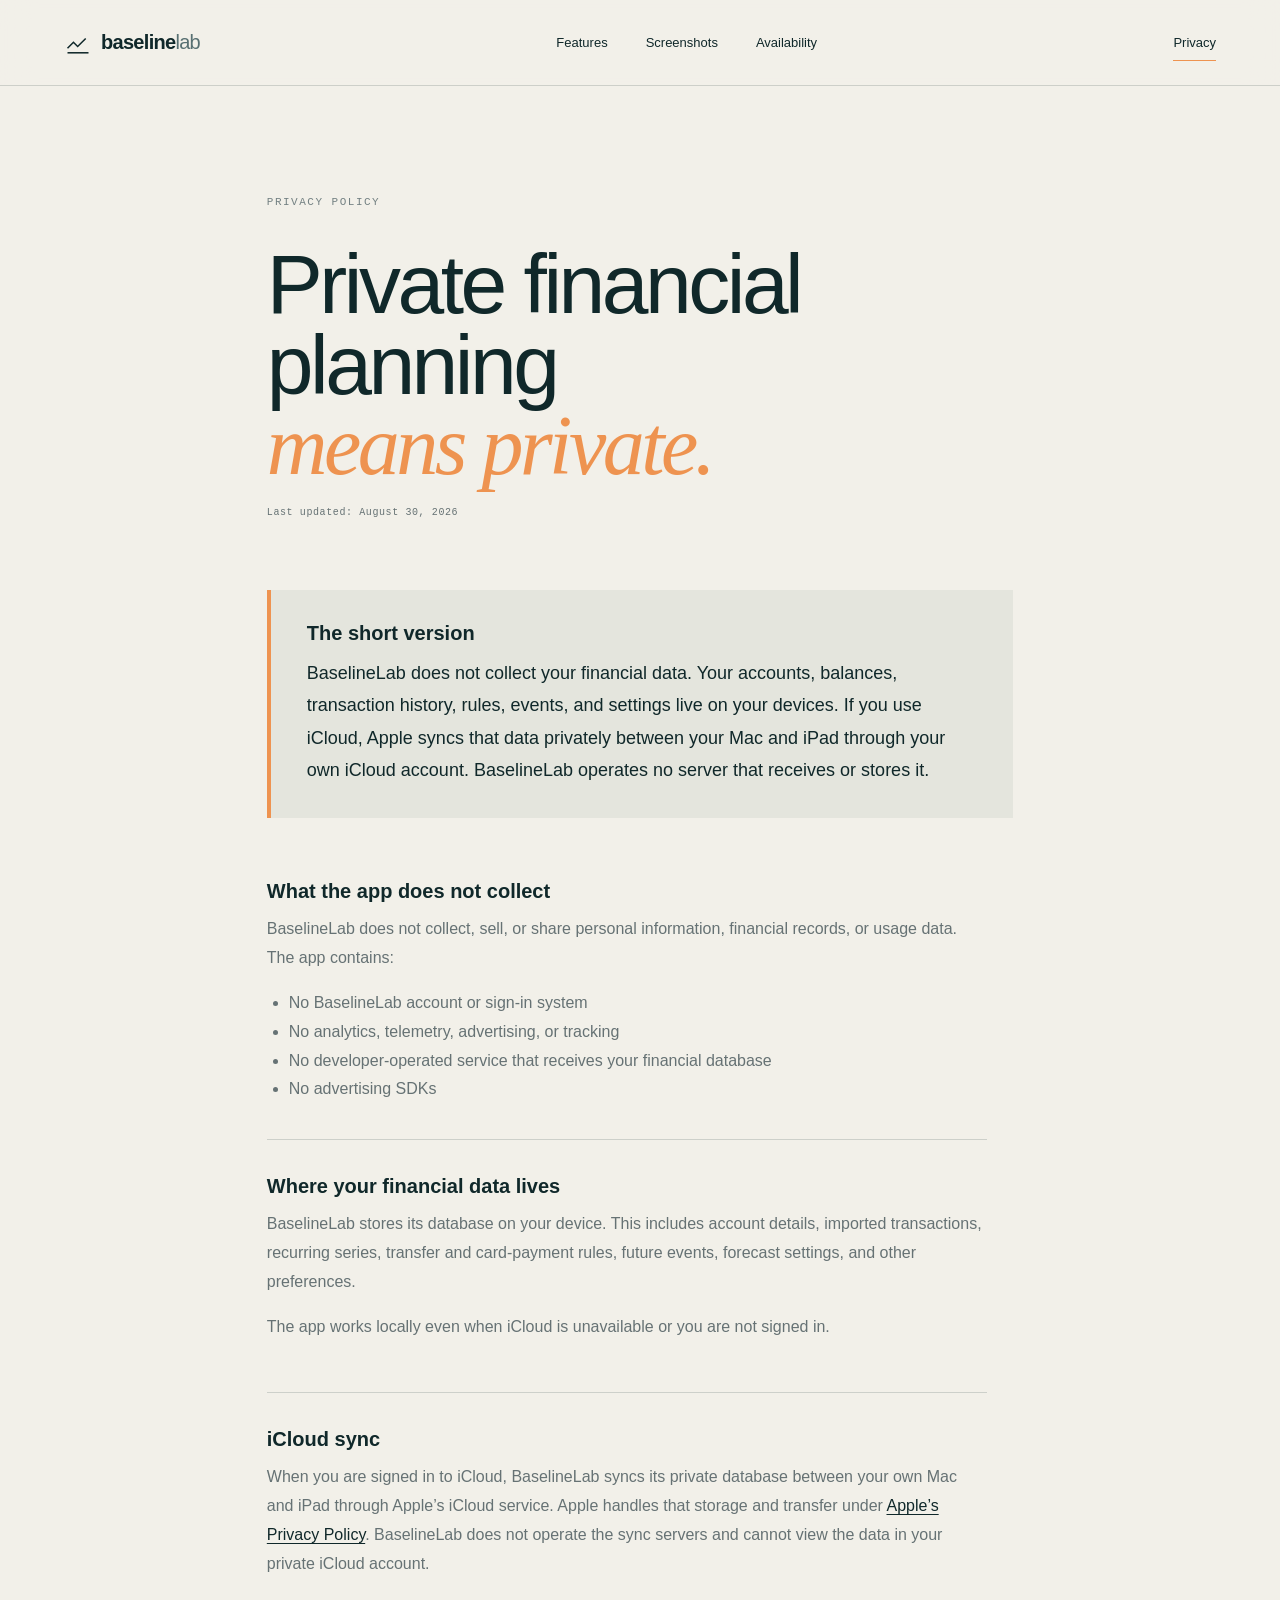
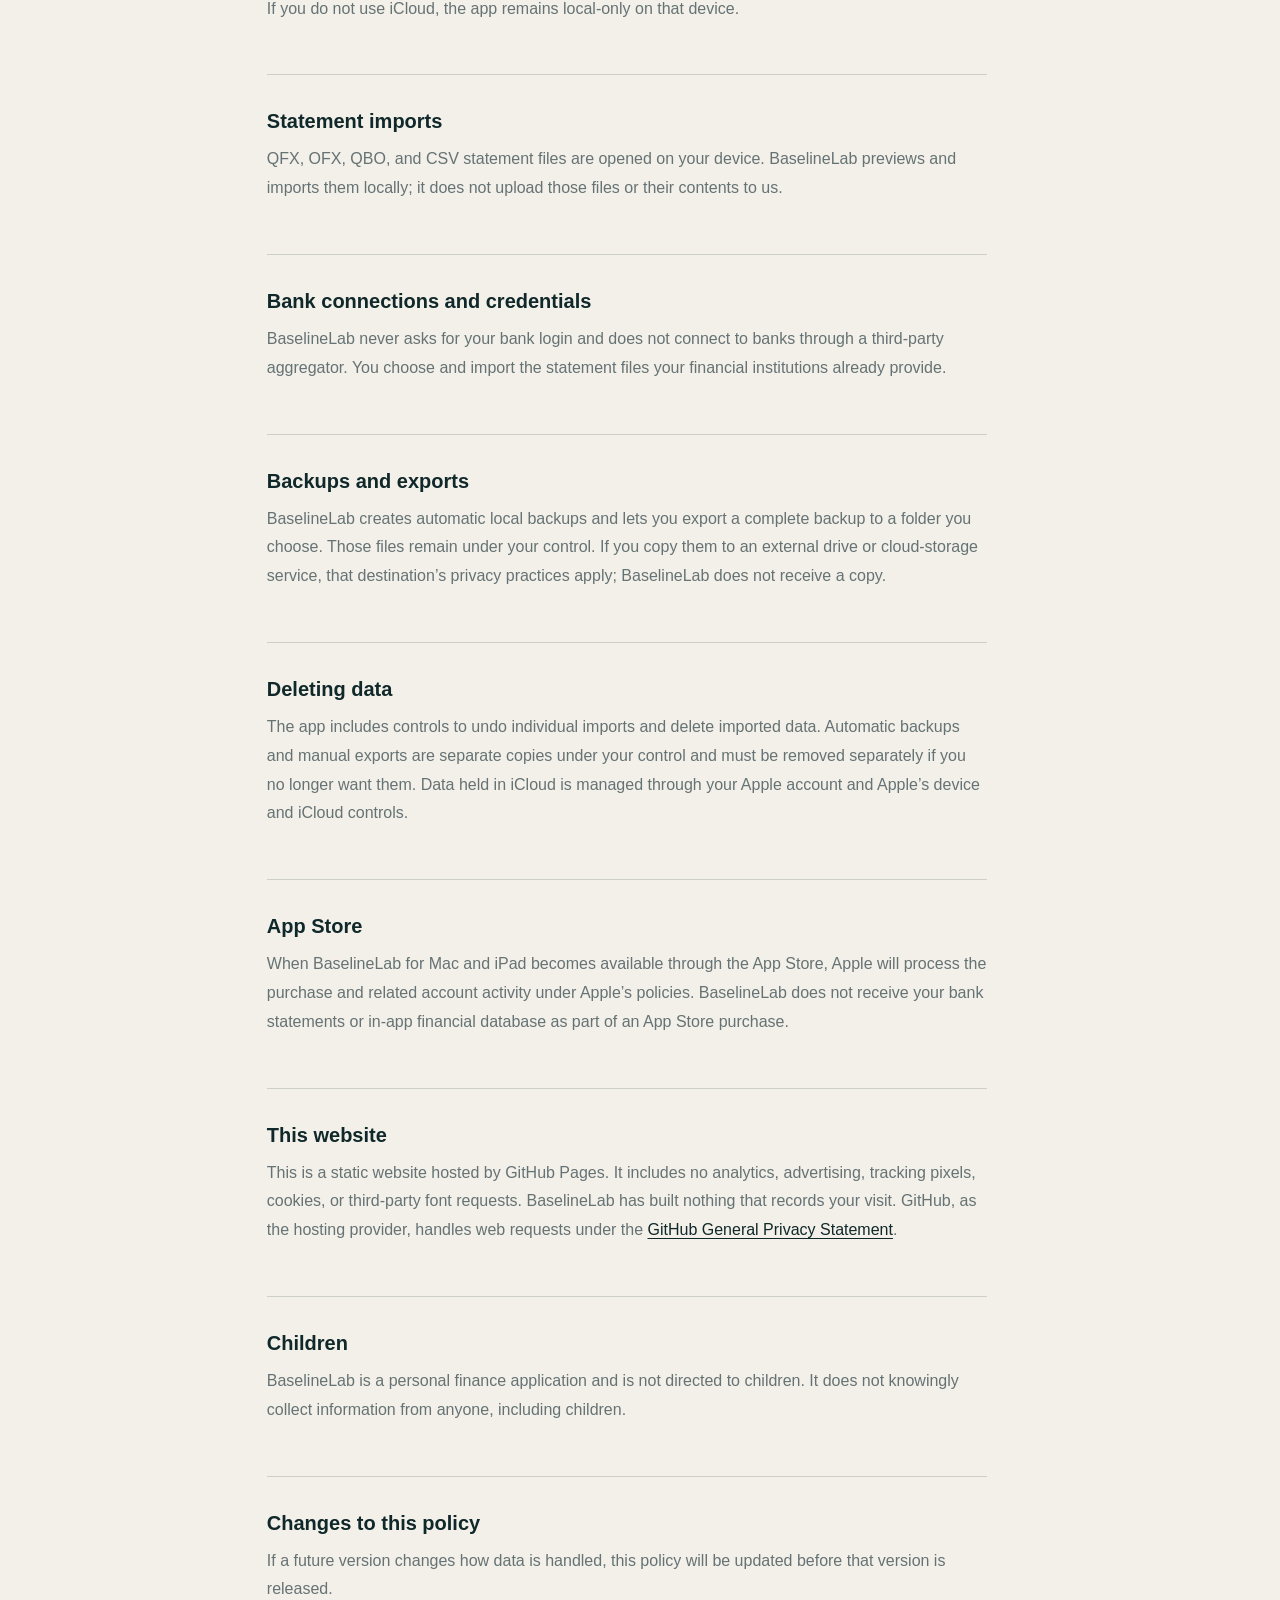
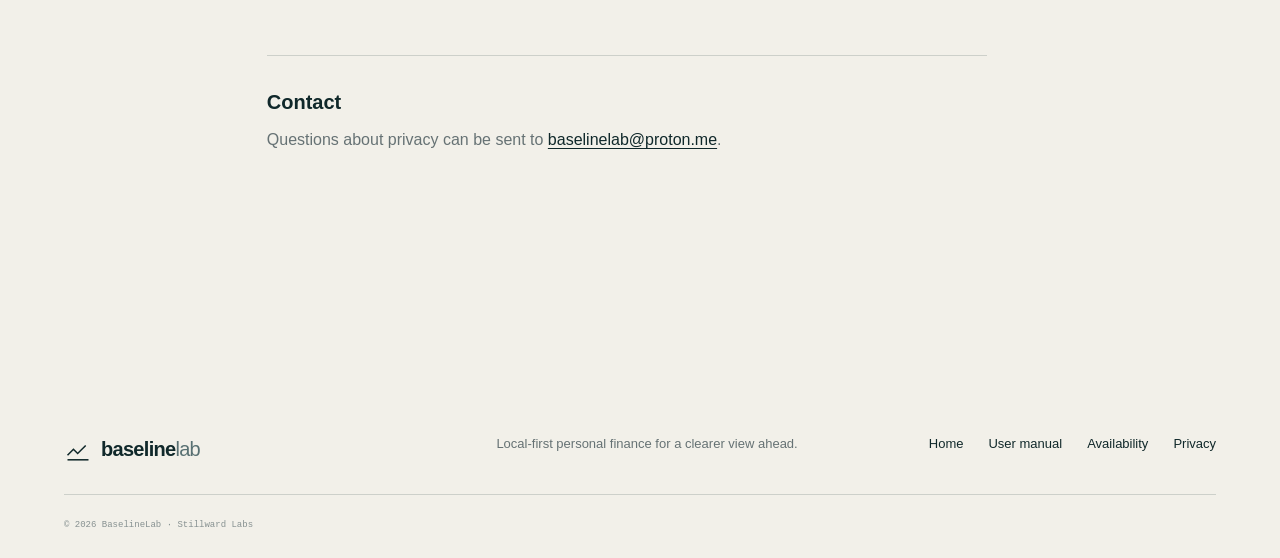
<file: privacy.html>
<!doctype html>
<html lang="en">
  <head>
    <meta charset="UTF-8" />
    <meta name="viewport" content="width=device-width, initial-scale=1" />
    <meta name="description" content="BaselineLab keeps your financial data on your devices, uses your private iCloud account for optional sync, and includes no analytics or advertising." />
    <meta name="theme-color" content="#10282a" />
    <link rel="canonical" href="https://baselinelab.app/privacy.html" />
    <meta property="og:title" content="BaselineLab — Privacy Policy" />
    <meta property="og:description" content="Your financial data lives on your devices. No BaselineLab account, analytics, advertising, or developer-operated data server." />
    <meta property="og:type" content="website" />
    <meta property="og:url" content="https://baselinelab.app/privacy.html" />
    <meta property="og:image" content="https://baselinelab.app/assets/screenshots/01-dashboard.png" />
    <meta name="twitter:card" content="summary_large_image" />
    <title>Privacy Policy — BaselineLab</title>
    <link rel="icon" href="assets/favicon.svg" type="image/svg+xml" />
    <link rel="stylesheet" href="styles.css?v=20260830-brief" />
  </head>
  <body>
    <a class="skip-link" href="#main">Skip to content</a>
    <header class="site-header">
      <a class="brand" href="index.html" aria-label="BaselineLab home">
        <svg aria-hidden="true" viewBox="0 0 40 40"><path d="M5 27.5 13.5 19l6 6L31 13.5"/><path d="M5 34h30"/></svg>
        <span>baseline<span>lab</span></span>
      </a>
      <nav aria-label="Main navigation">
        <a href="index.html#features">Features</a>
        <a href="index.html#screenshots">Screenshots</a>
        <a href="index.html#availability">Availability</a>
      </nav>
      <a class="privacy-current" href="privacy.html" aria-current="page">Privacy</a>
    </header>

    <main class="policy-page" id="main">
      <p class="section-label">PRIVACY POLICY</p>
      <h1>Private financial planning<br/><em>means private.</em></h1>
      <p class="policy-updated">Last updated: August 30, 2026</p>

      <section class="policy-summary" aria-labelledby="short-version">
        <h2 id="short-version">The short version</h2>
        <p>BaselineLab does not collect your financial data. Your accounts, balances, transaction history, rules, events, and settings live on your devices. If you use iCloud, Apple syncs that data privately between your Mac and iPad through your own iCloud account. BaselineLab operates no server that receives or stores it.</p>
      </section>

      <div class="policy-content">
        <section>
          <h2>What the app does not collect</h2>
          <p>BaselineLab does not collect, sell, or share personal information, financial records, or usage data. The app contains:</p>
          <ul>
            <li>No BaselineLab account or sign-in system</li>
            <li>No analytics, telemetry, advertising, or tracking</li>
            <li>No developer-operated service that receives your financial database</li>
            <li>No advertising SDKs</li>
          </ul>
        </section>

        <section>
          <h2>Where your financial data lives</h2>
          <p>BaselineLab stores its database on your device. This includes account details, imported transactions, recurring series, transfer and card-payment rules, future events, forecast settings, and other preferences.</p>
          <p>The app works locally even when iCloud is unavailable or you are not signed in.</p>
        </section>

        <section>
          <h2>iCloud sync</h2>
          <p>When you are signed in to iCloud, BaselineLab syncs its private database between your own Mac and iPad through Apple’s iCloud service. Apple handles that storage and transfer under <a href="https://www.apple.com/legal/privacy/">Apple’s Privacy Policy</a>. BaselineLab does not operate the sync servers and cannot view the data in your private iCloud account.</p>
          <p>If you do not use iCloud, the app remains local-only on that device.</p>
        </section>

        <section>
          <h2>Statement imports</h2>
          <p>QFX, OFX, QBO, and CSV statement files are opened on your device. BaselineLab previews and imports them locally; it does not upload those files or their contents to us.</p>
        </section>

        <section>
          <h2>Bank connections and credentials</h2>
          <p>BaselineLab never asks for your bank login and does not connect to banks through a third-party aggregator. You choose and import the statement files your financial institutions already provide.</p>
        </section>

        <section>
          <h2>Backups and exports</h2>
          <p>BaselineLab creates automatic local backups and lets you export a complete backup to a folder you choose. Those files remain under your control. If you copy them to an external drive or cloud-storage service, that destination’s privacy practices apply; BaselineLab does not receive a copy.</p>
        </section>

        <section>
          <h2>Deleting data</h2>
          <p>The app includes controls to undo individual imports and delete imported data. Automatic backups and manual exports are separate copies under your control and must be removed separately if you no longer want them. Data held in iCloud is managed through your Apple account and Apple’s device and iCloud controls.</p>
        </section>

        <section>
          <h2>App Store</h2>
          <p>When BaselineLab for Mac and iPad becomes available through the App Store, Apple will process the purchase and related account activity under Apple’s policies. BaselineLab does not receive your bank statements or in-app financial database as part of an App Store purchase.</p>
        </section>

        <section>
          <h2>This website</h2>
          <p>This is a static website hosted by GitHub Pages. It includes no analytics, advertising, tracking pixels, cookies, or third-party font requests. BaselineLab has built nothing that records your visit. GitHub, as the hosting provider, handles web requests under the <a href="https://docs.github.com/en/site-policy/privacy-policies/github-general-privacy-statement">GitHub General Privacy Statement</a>.</p>
        </section>

        <section>
          <h2>Children</h2>
          <p>BaselineLab is a personal finance application and is not directed to children. It does not knowingly collect information from anyone, including children.</p>
        </section>

        <section>
          <h2>Changes to this policy</h2>
          <p>If a future version changes how data is handled, this policy will be updated before that version is released.</p>
        </section>

        <section>
          <h2>Contact</h2>
          <p>Questions about privacy can be sent to <a href="mailto:baselinelab@proton.me">baselinelab@proton.me</a>.</p>
        </section>
      </div>
    </main>

    <footer>
      <a class="brand brand-footer" href="index.html"><svg aria-hidden="true" viewBox="0 0 40 40"><path d="M5 27.5 13.5 19l6 6L31 13.5"/><path d="M5 34h30"/></svg><span>baseline<span>lab</span></span></a>
      <p>Local-first personal finance for a clearer view ahead.</p>
      <div><a href="index.html">Home</a><a href="docs/manual.html">User manual</a><a href="index.html#availability">Availability</a><a href="privacy.html" aria-current="page">Privacy</a></div>
      <small>© <span id="year">2026</span> BaselineLab · Stillward Labs</small>
    </footer>
    <script>document.querySelector('#year').textContent = new Date().getFullYear();</script>
  </body>
</html>
</file>
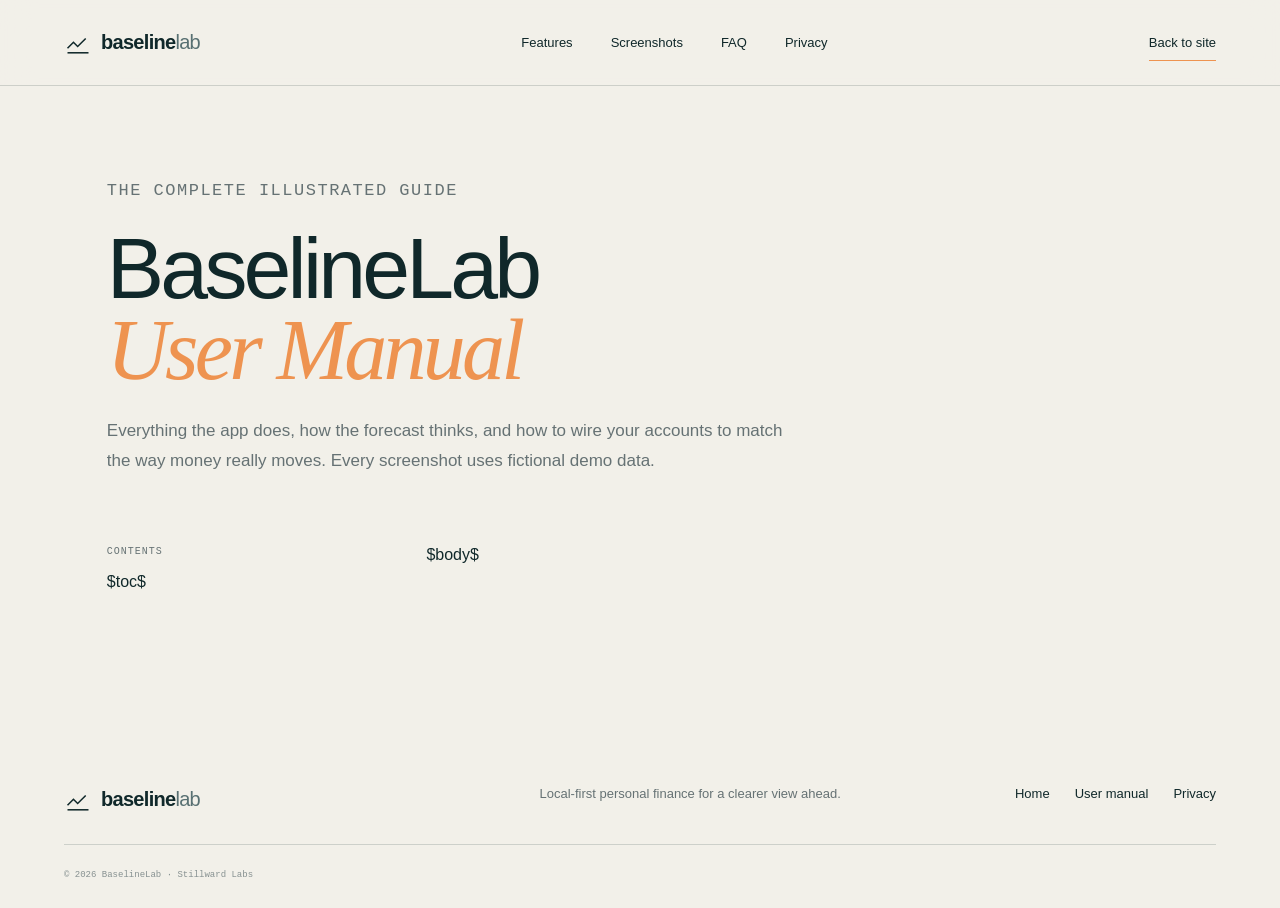
<file: docs/manual-template.html>
<!doctype html>
<html lang="en">
  <head>
    <meta charset="UTF-8" />
    <meta name="viewport" content="width=device-width, initial-scale=1" />
    <meta name="description" content="The complete illustrated BaselineLab user manual for Mac and iPad." />
    <meta name="theme-color" content="#10282a" />
    <link rel="canonical" href="https://baselinelab.app/docs/manual.html" />
    <meta property="og:title" content="BaselineLab — User Manual" />
    <meta property="og:description" content="Read the complete illustrated guide to BaselineLab before buying." />
    <meta property="og:type" content="website" />
    <meta property="og:url" content="https://baselinelab.app/docs/manual.html" />
    <meta property="og:image" content="https://baselinelab.app/assets/screenshots/01-dashboard.png" />
    <meta name="twitter:card" content="summary_large_image" />
    <title>BaselineLab User Manual — Mac and iPad</title>
    <link rel="icon" href="../assets/favicon.svg" type="image/svg+xml" />
    <link rel="stylesheet" href="../styles.css?v=20260830-brief" />
  </head>
  <body>
    <a class="skip-link" href="#main">Skip to content</a>
    <header class="site-header">
      <a class="brand" href="../index.html" aria-label="BaselineLab home">
        <svg aria-hidden="true" viewBox="0 0 40 40"><path d="M5 27.5 13.5 19l6 6L31 13.5"/><path d="M5 34h30"/></svg>
        <span>baseline<span>lab</span></span>
      </a>
      <nav aria-label="Main navigation">
        <a href="../index.html#features">Features</a>
        <a href="../index.html#screenshots">Screenshots</a>
        <a href="../index.html#faq">FAQ</a>
        <a href="../privacy.html">Privacy</a>
      </nav>
      <a class="privacy-current" href="../index.html">Back to site</a>
    </header>

    <main class="manual-page" id="main">
      <header class="manual-page-header">
        <p class="section-label">THE COMPLETE ILLUSTRATED GUIDE</p>
        <h1>BaselineLab<br/><em>User Manual</em></h1>
        <p>Everything the app does, how the forecast thinks, and how to wire your accounts to match the way money really moves. Every screenshot uses fictional demo data.</p>
      </header>
      <div class="manual-layout">
        <aside class="manual-toc" aria-label="Manual contents">
          <strong>CONTENTS</strong>
          $toc$
        </aside>
        <article class="manual-content">
          $body$
        </article>
      </div>
    </main>

    <footer>
      <a class="brand brand-footer" href="../index.html"><svg aria-hidden="true" viewBox="0 0 40 40"><path d="M5 27.5 13.5 19l6 6L31 13.5"/><path d="M5 34h30"/></svg><span>baseline<span>lab</span></span></a>
      <p>Local-first personal finance for a clearer view ahead.</p>
      <div><a href="../index.html">Home</a><a href="manual.html" aria-current="page">User manual</a><a href="../privacy.html">Privacy</a></div>
      <small>© <span id="year">2026</span> BaselineLab · Stillward Labs</small>
    </footer>
    <script>document.querySelector('#year').textContent = new Date().getFullYear();</script>
  </body>
</html>
</file>
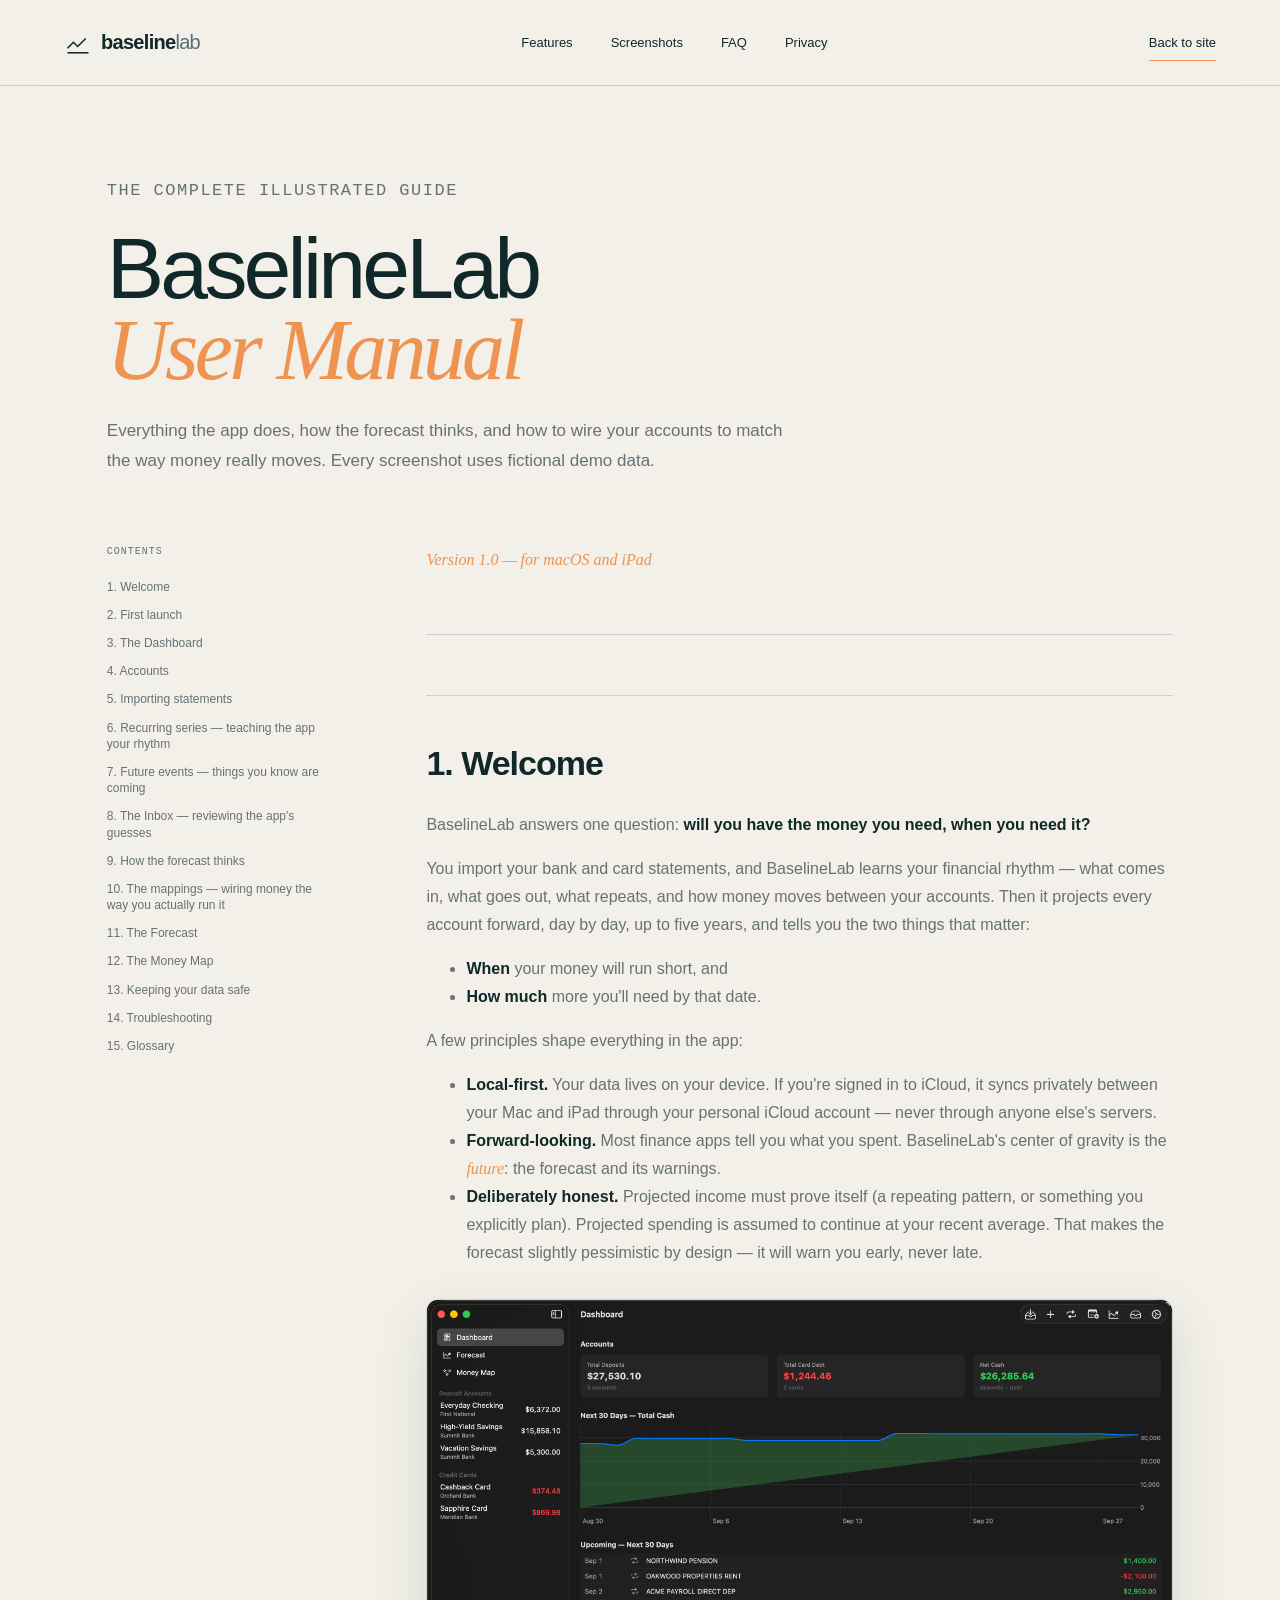
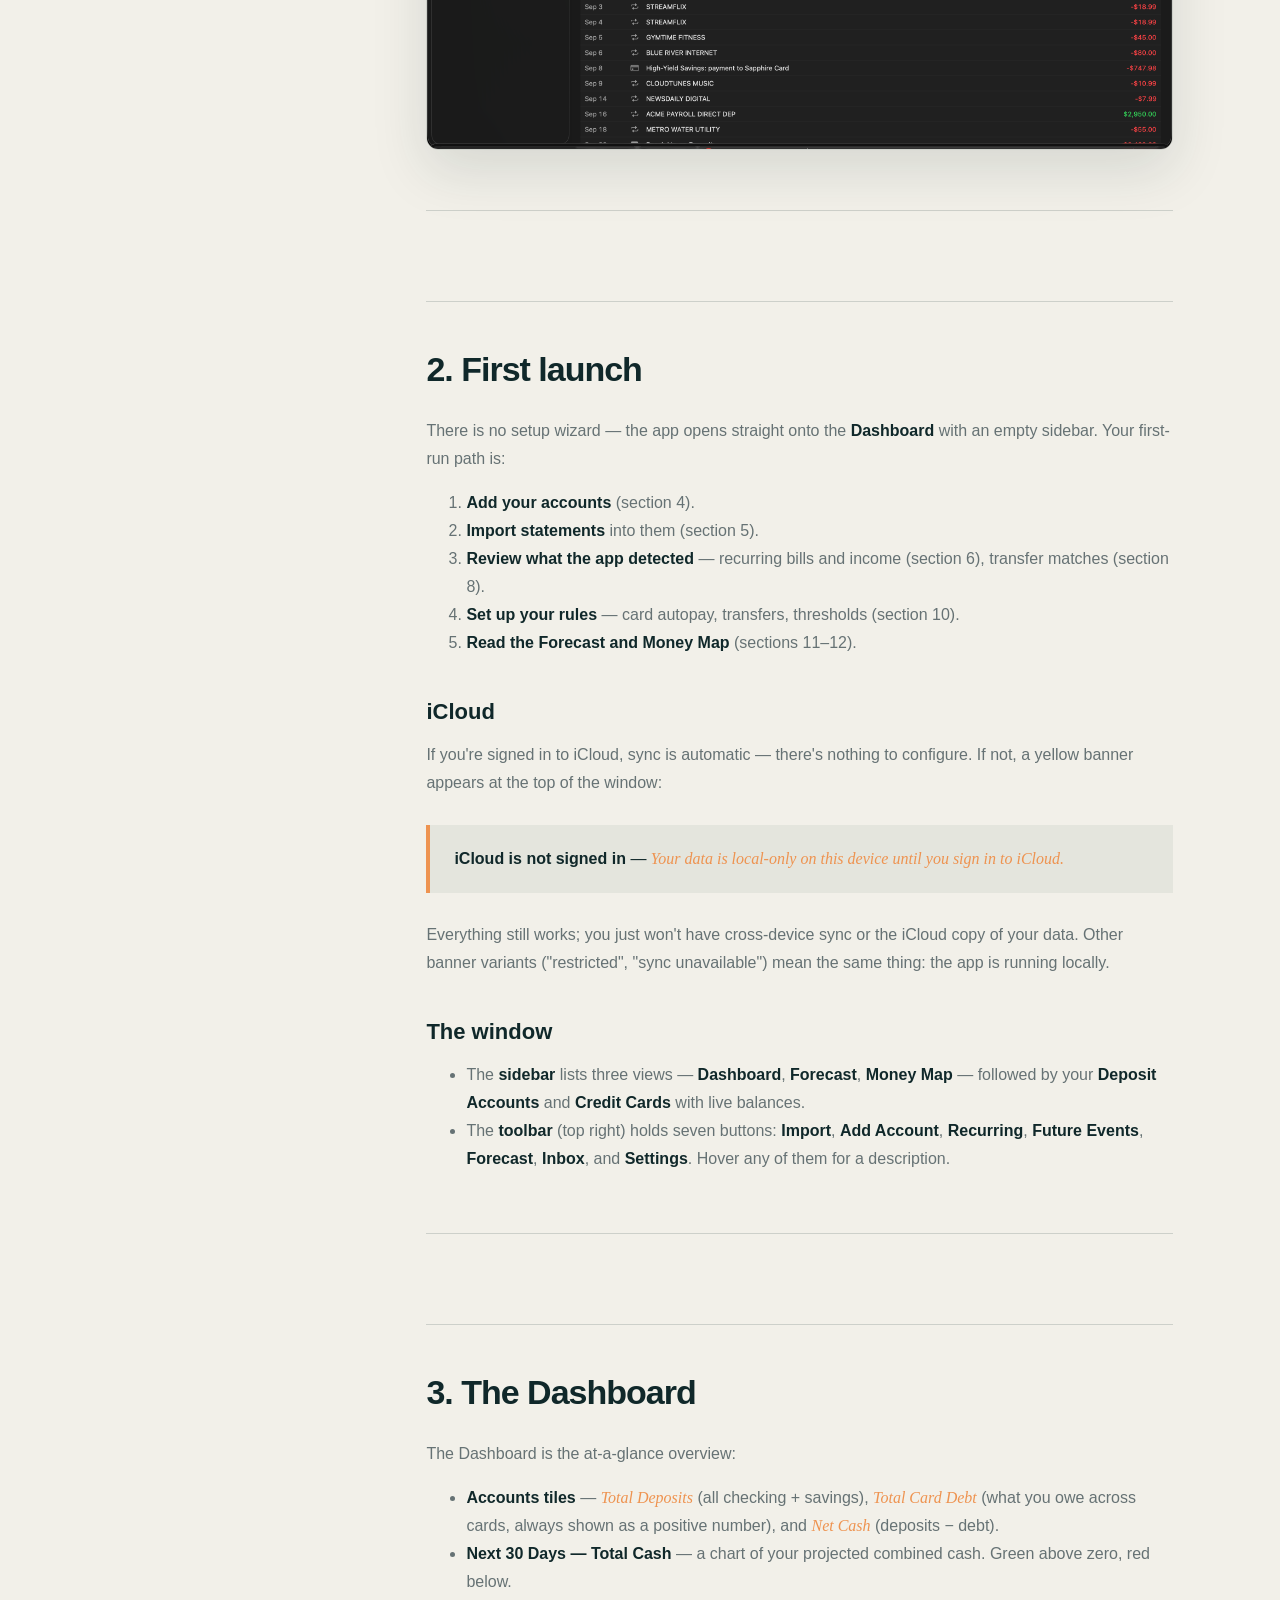
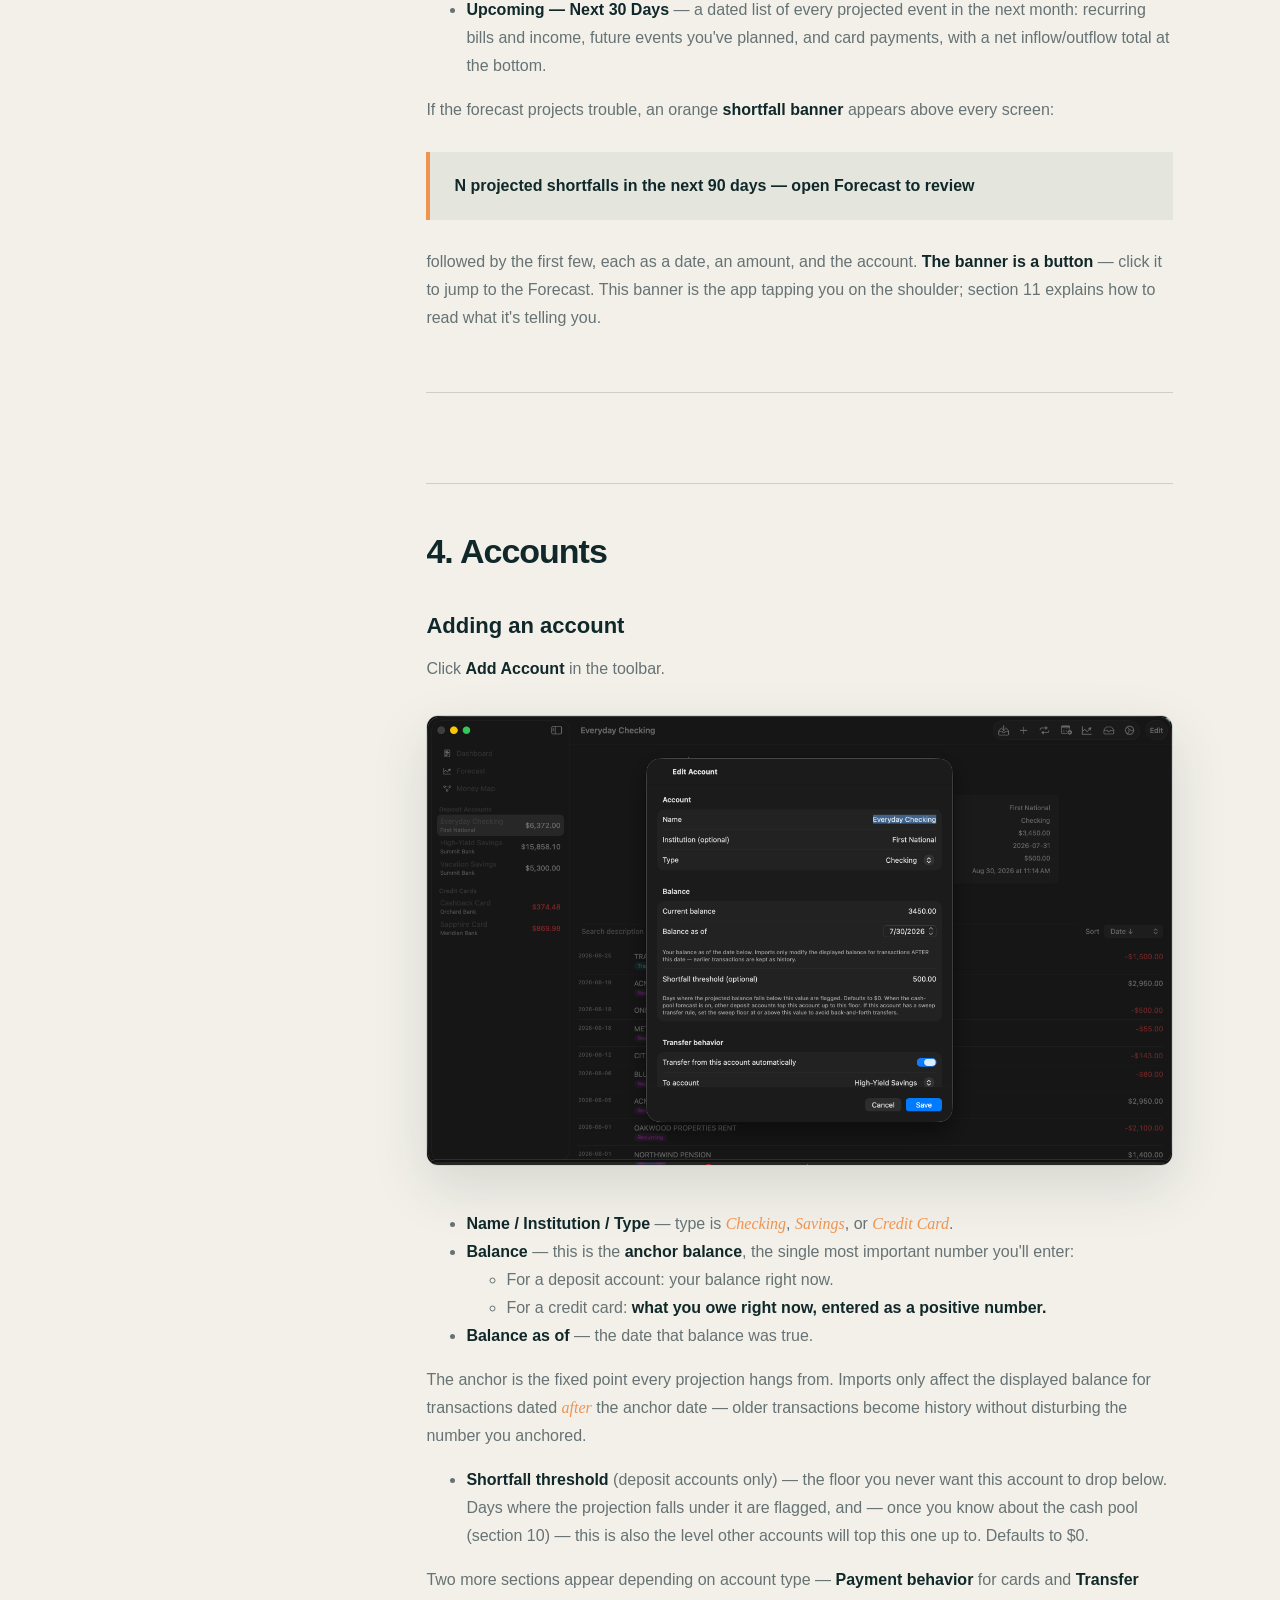
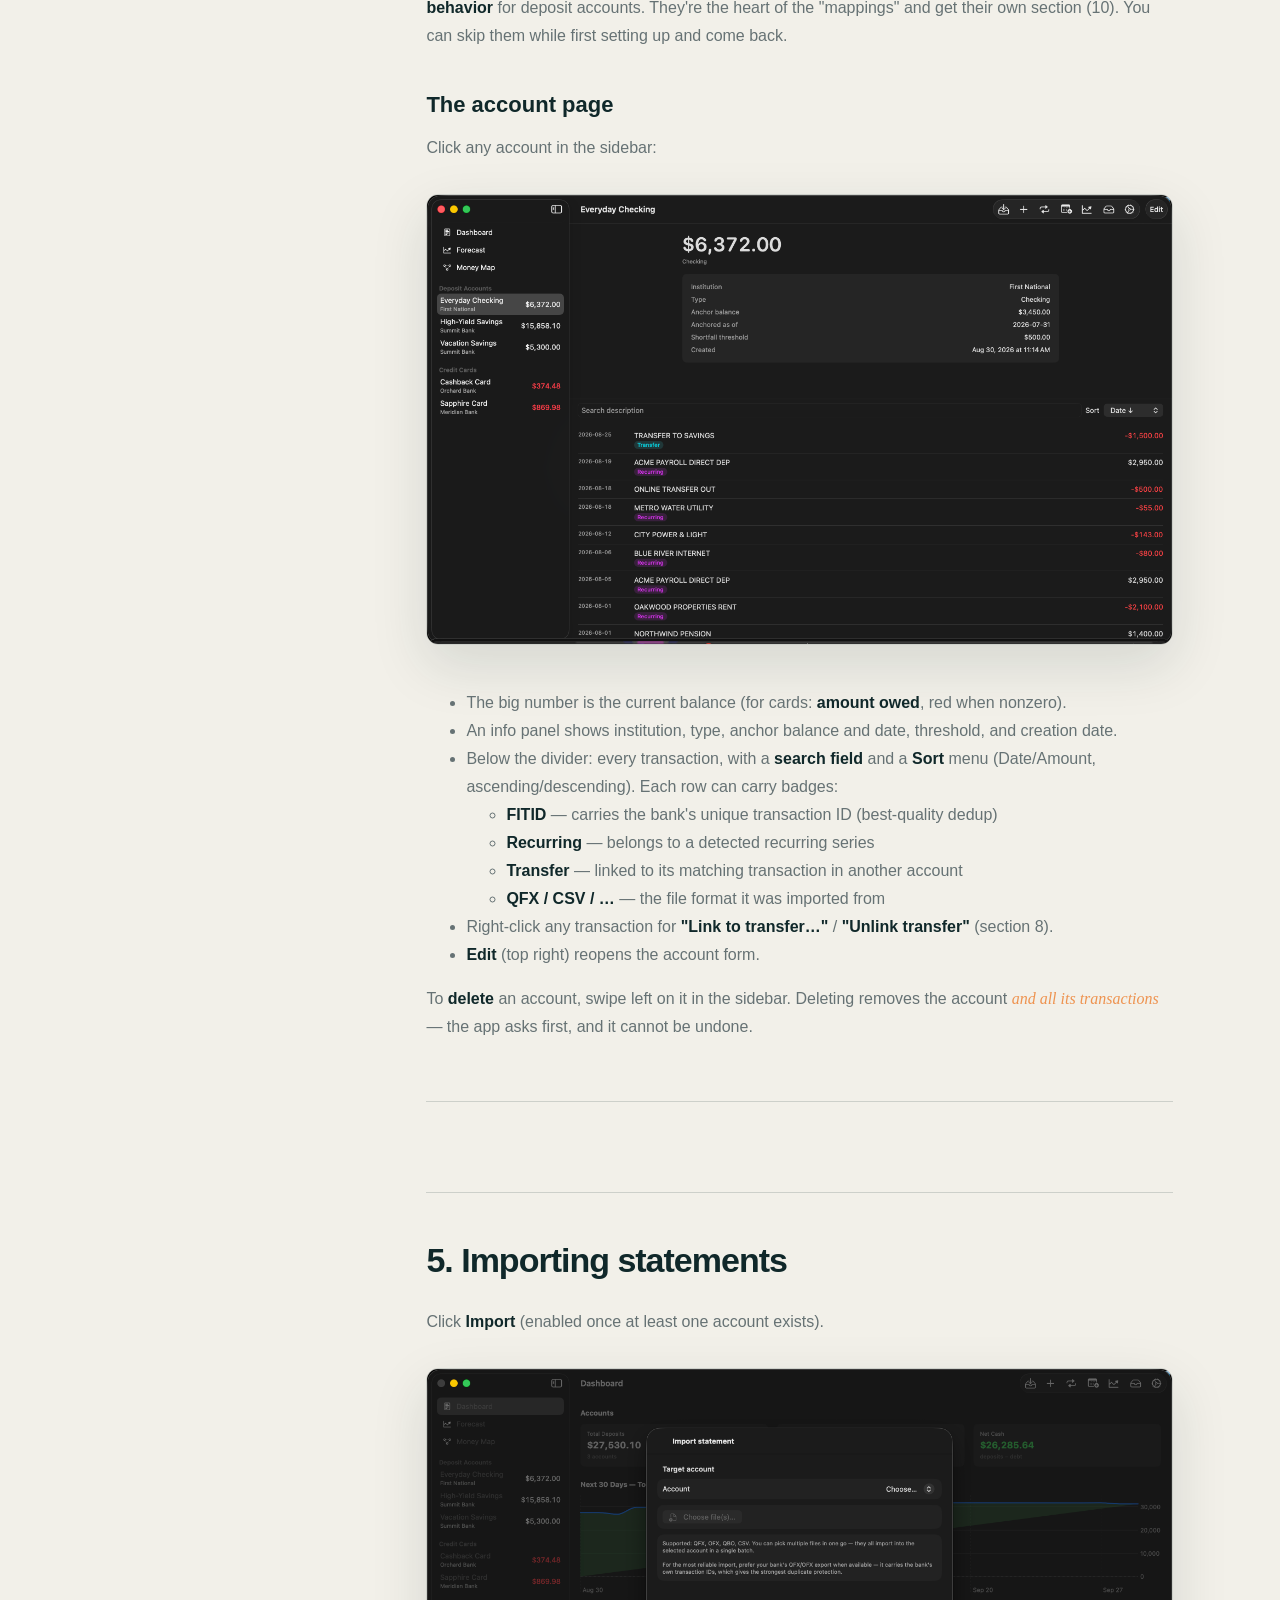
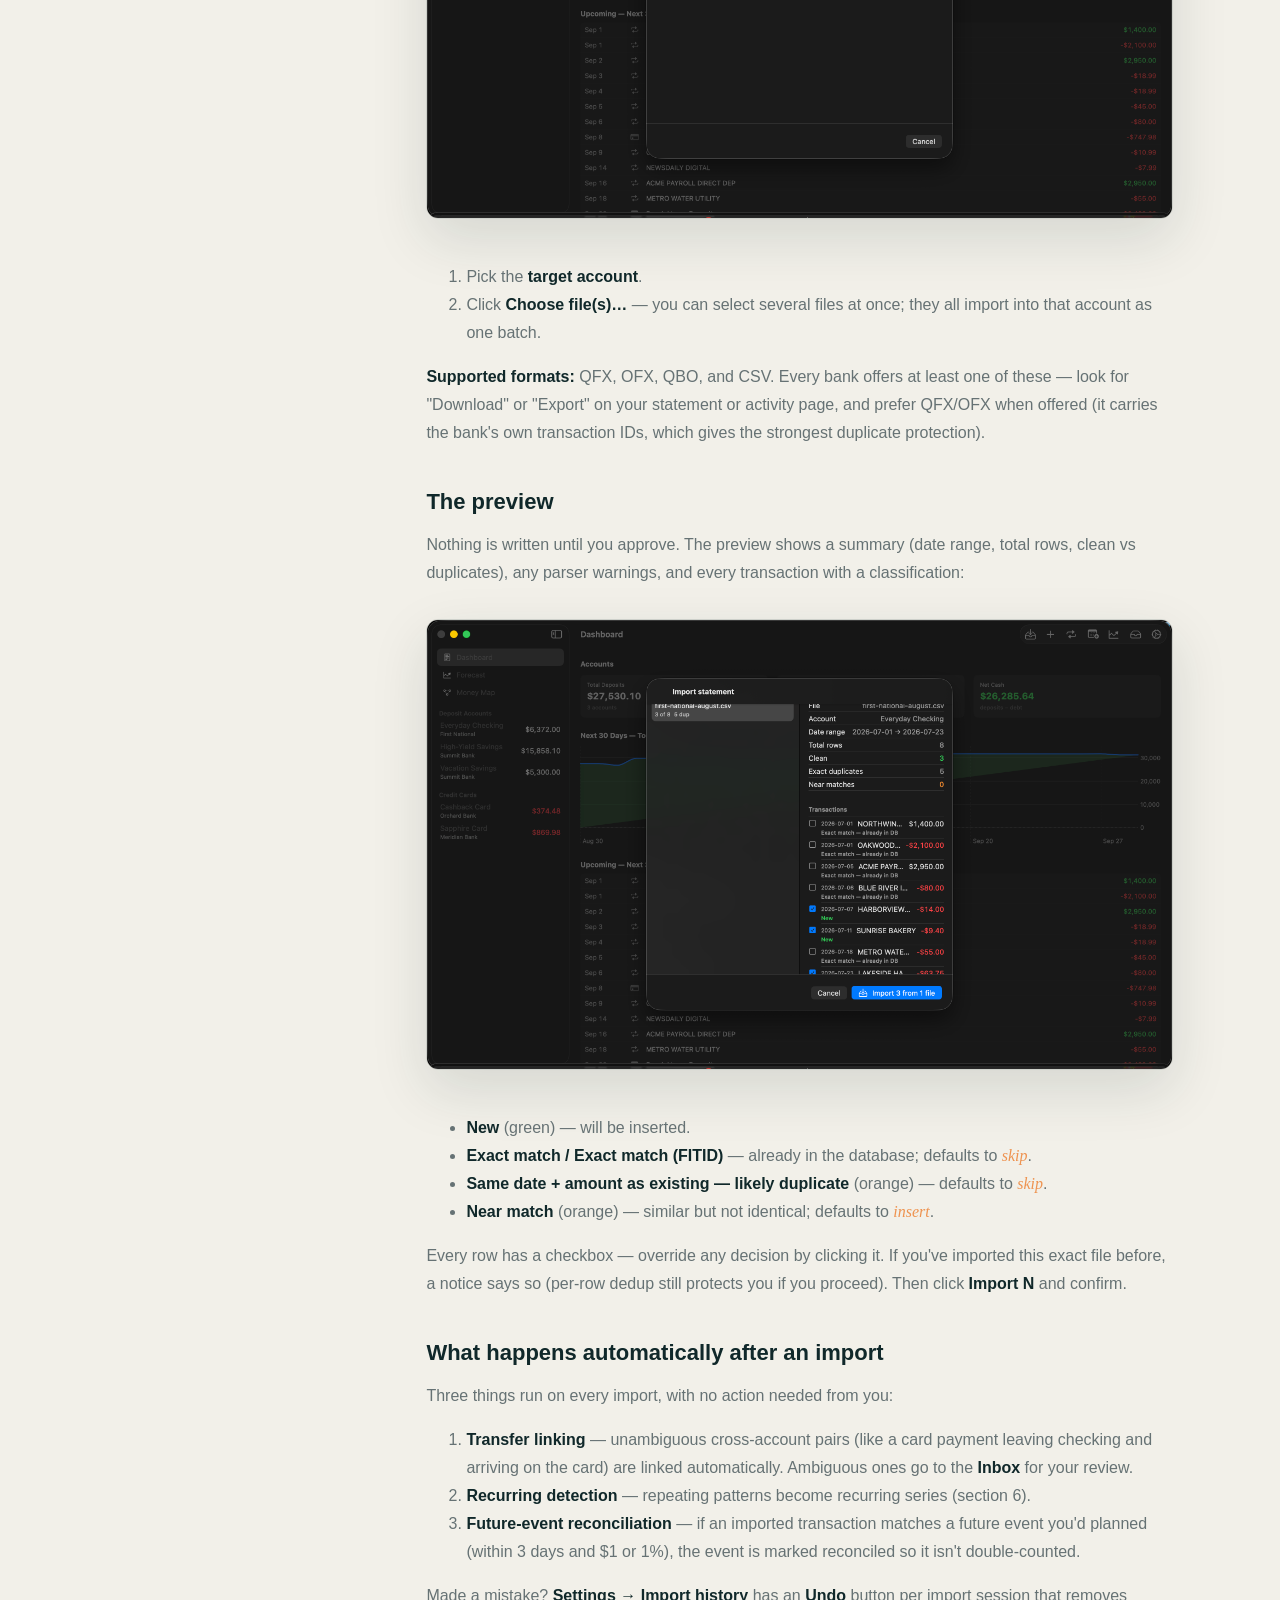
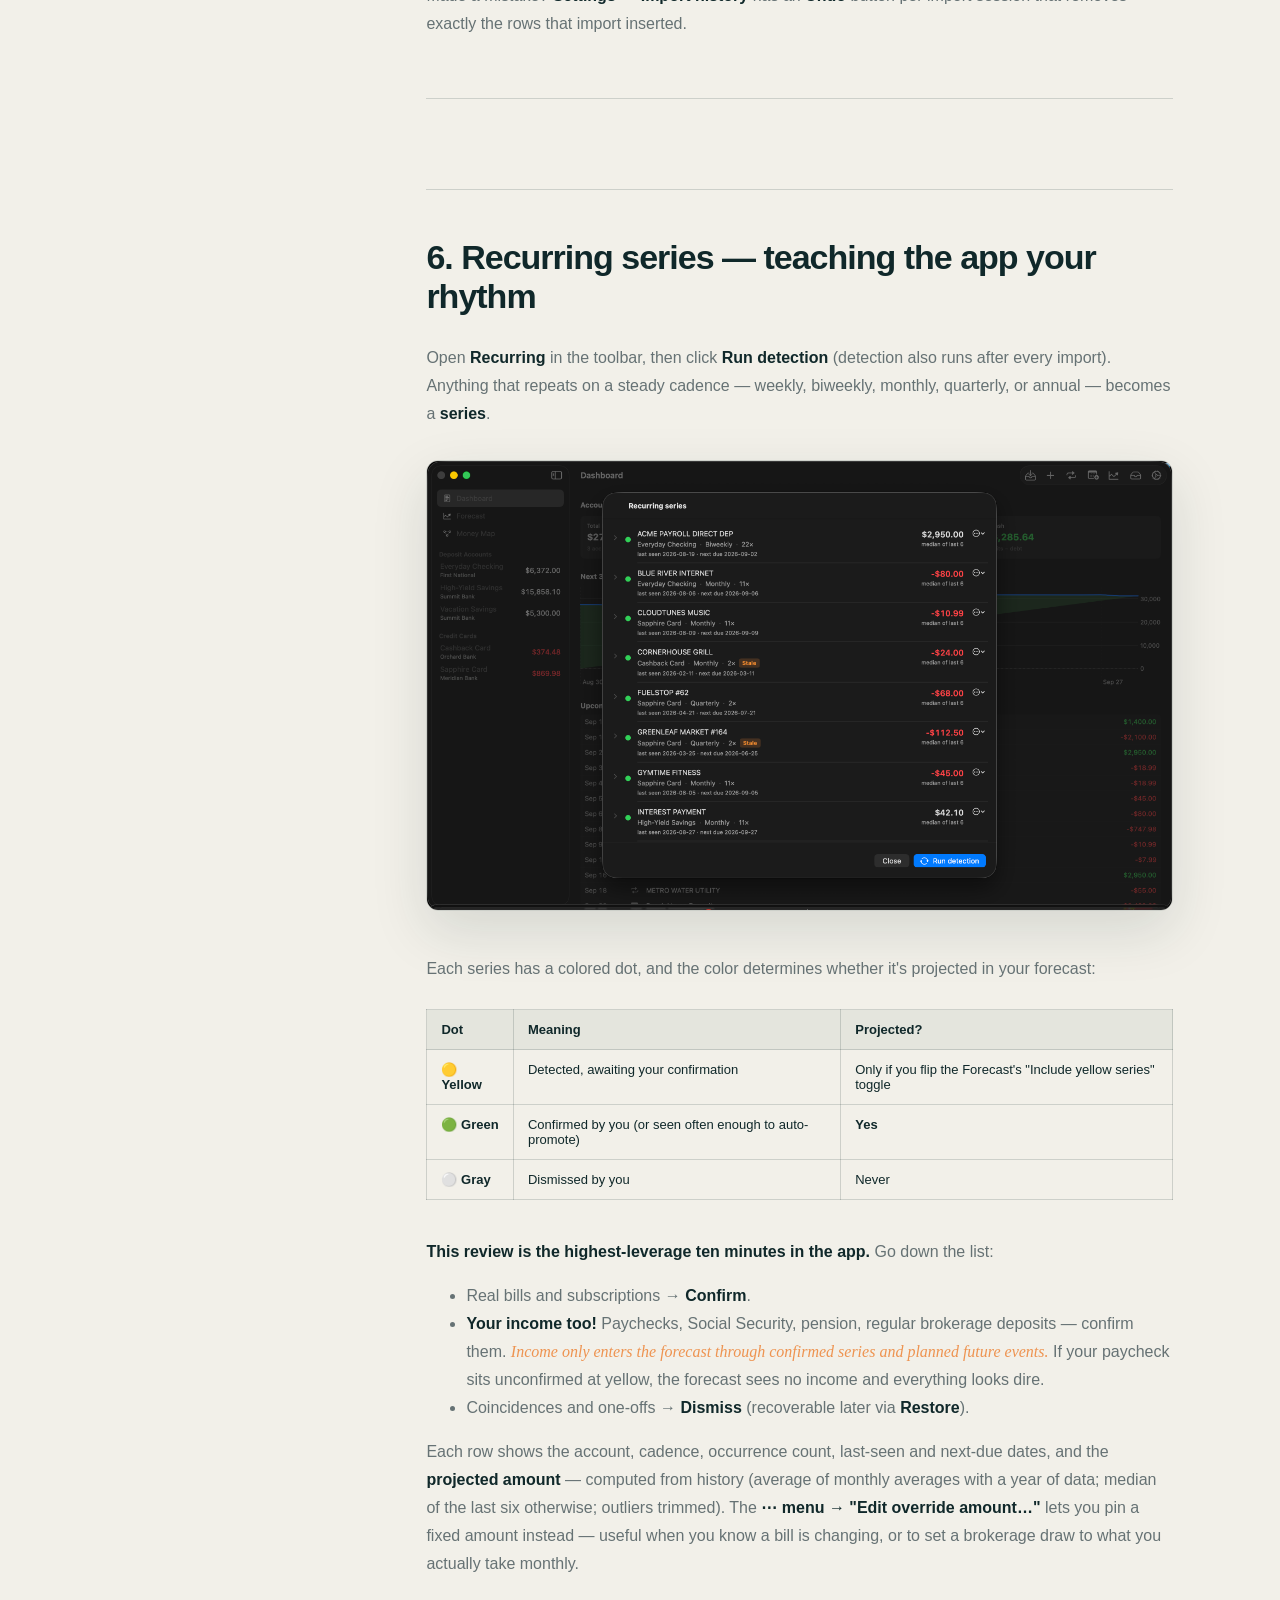
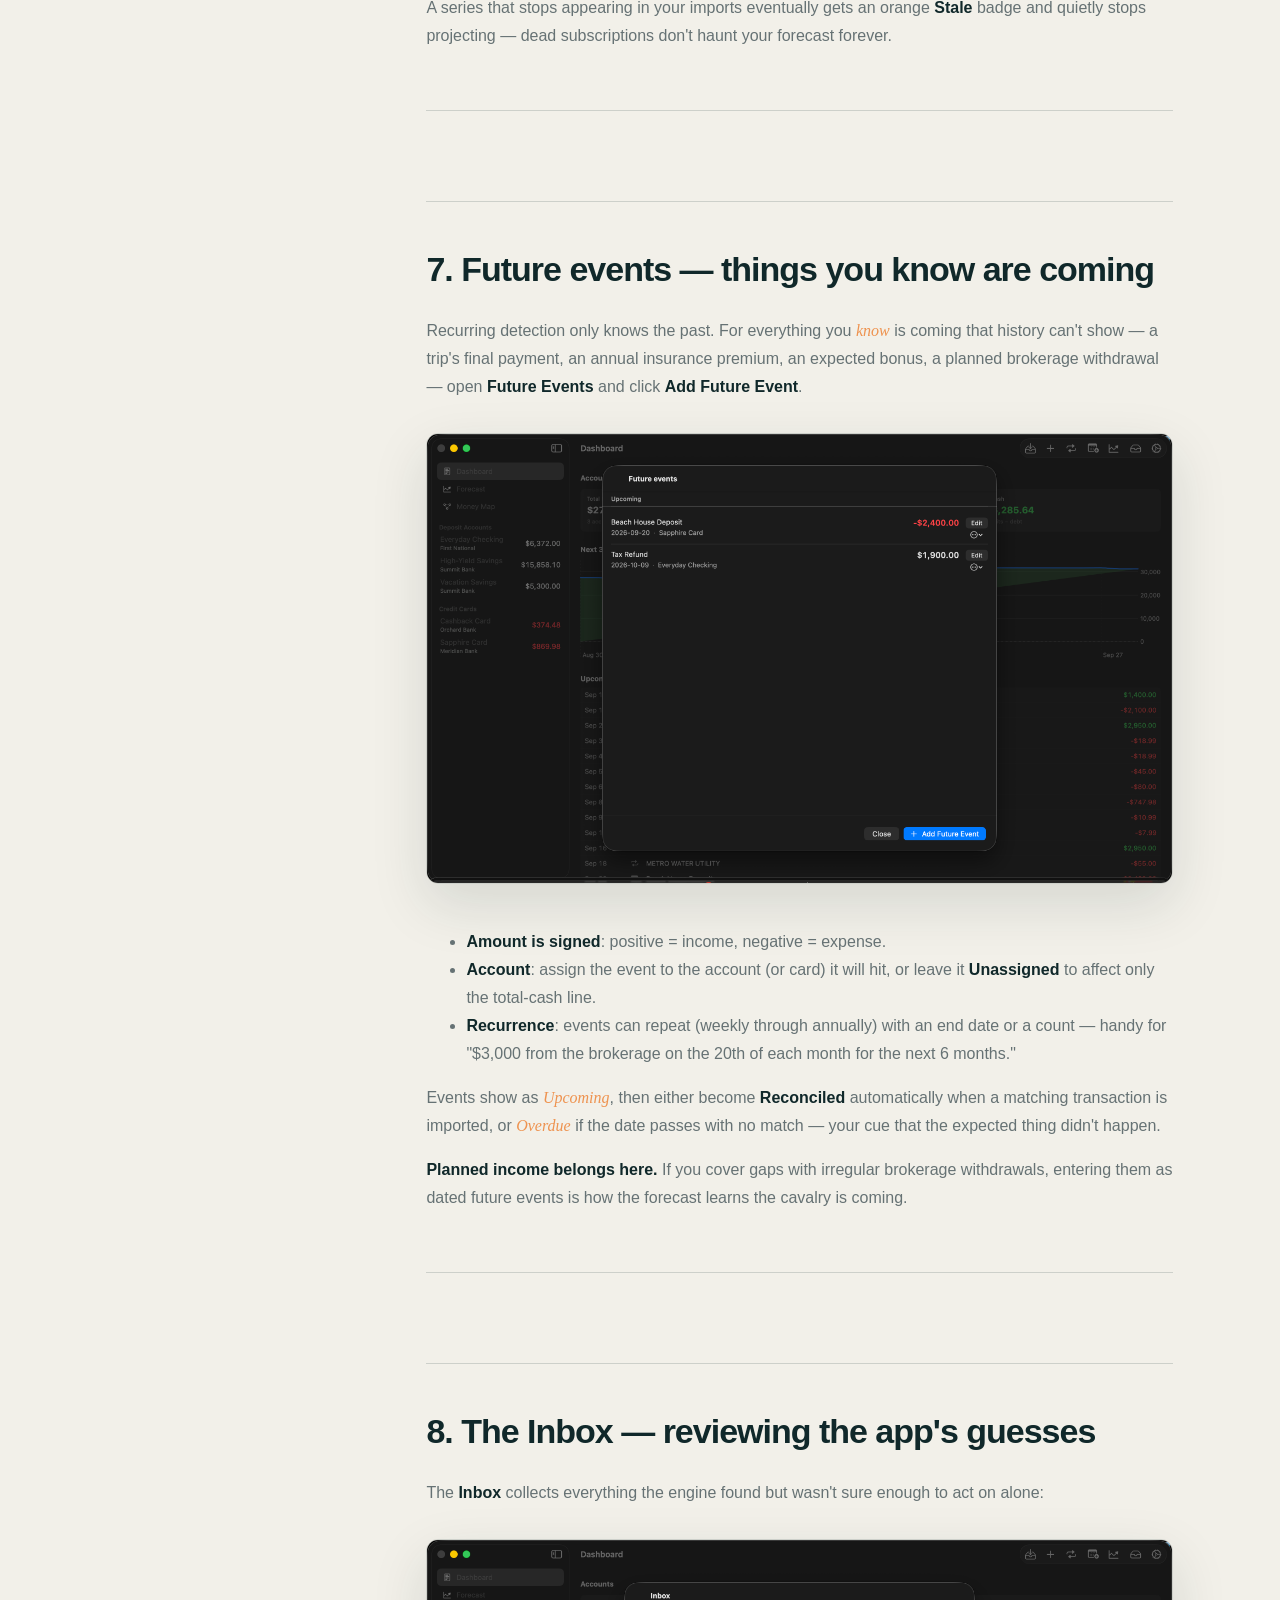
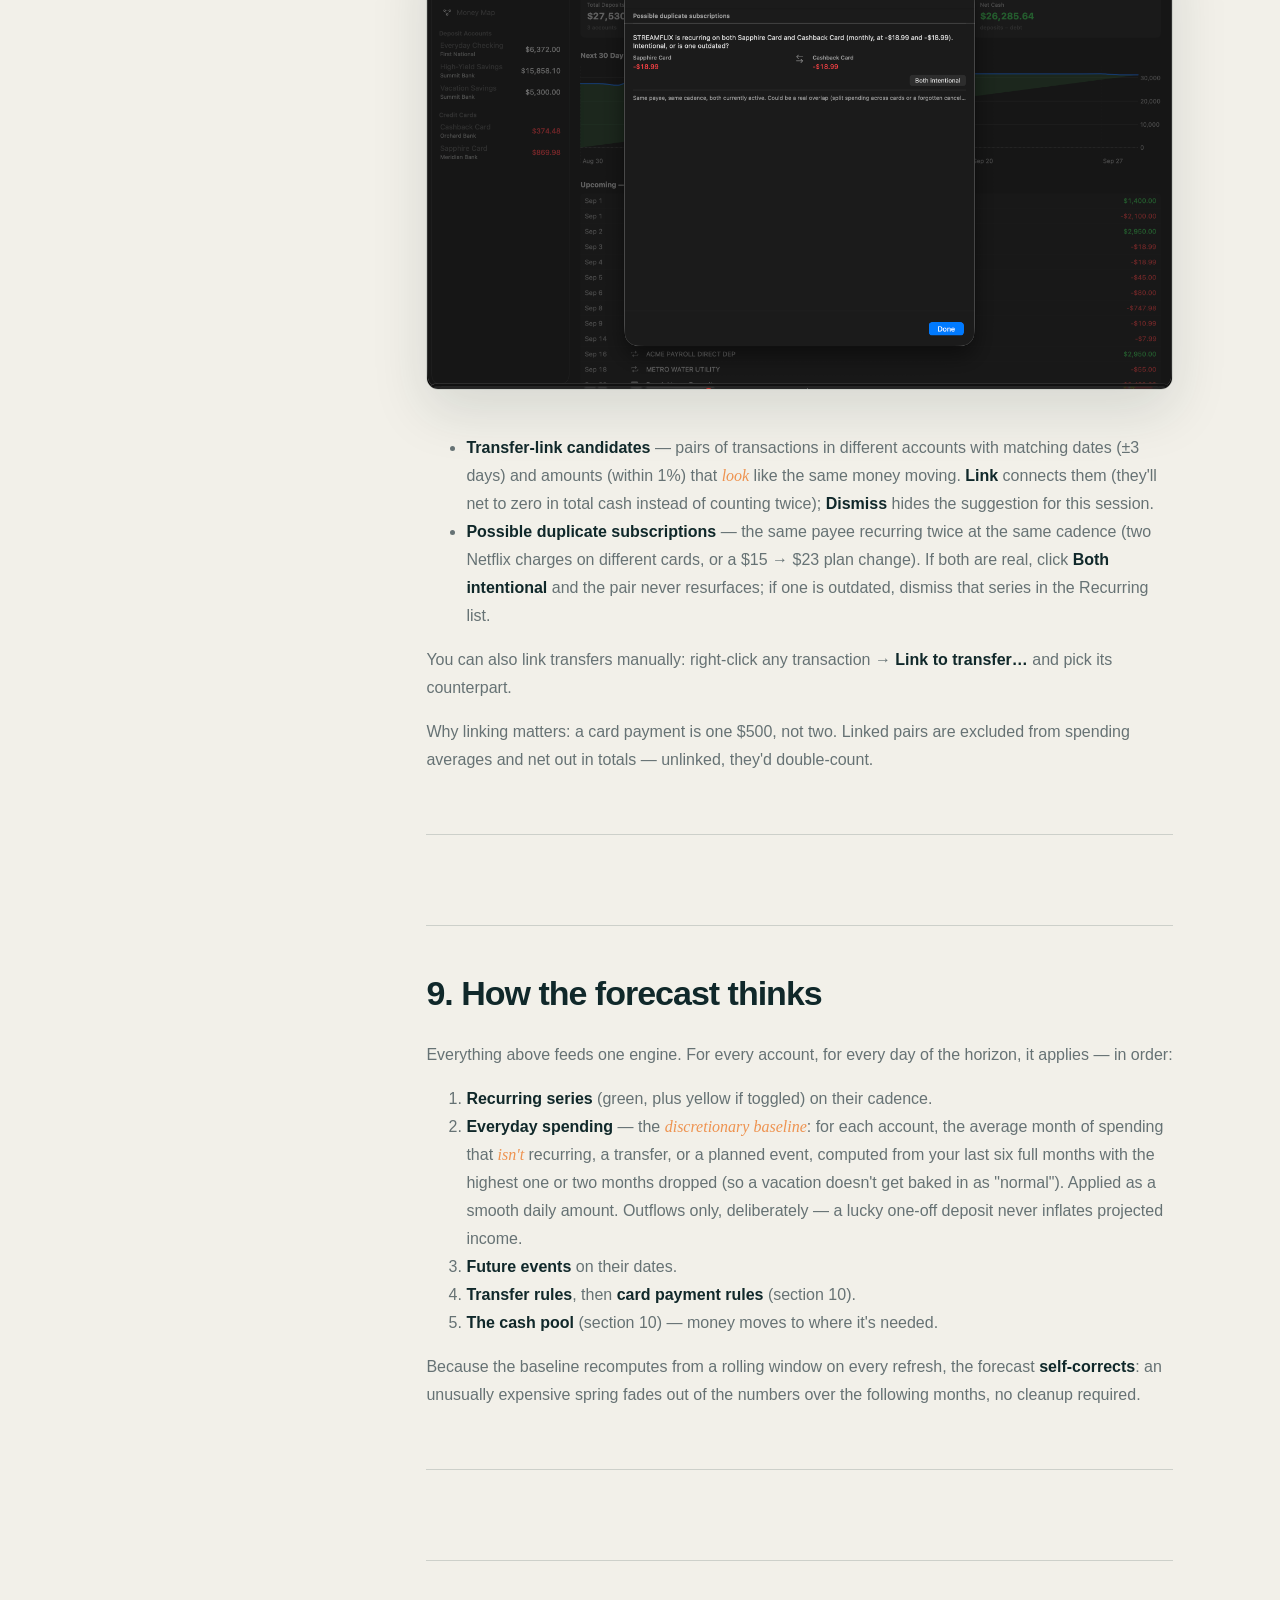
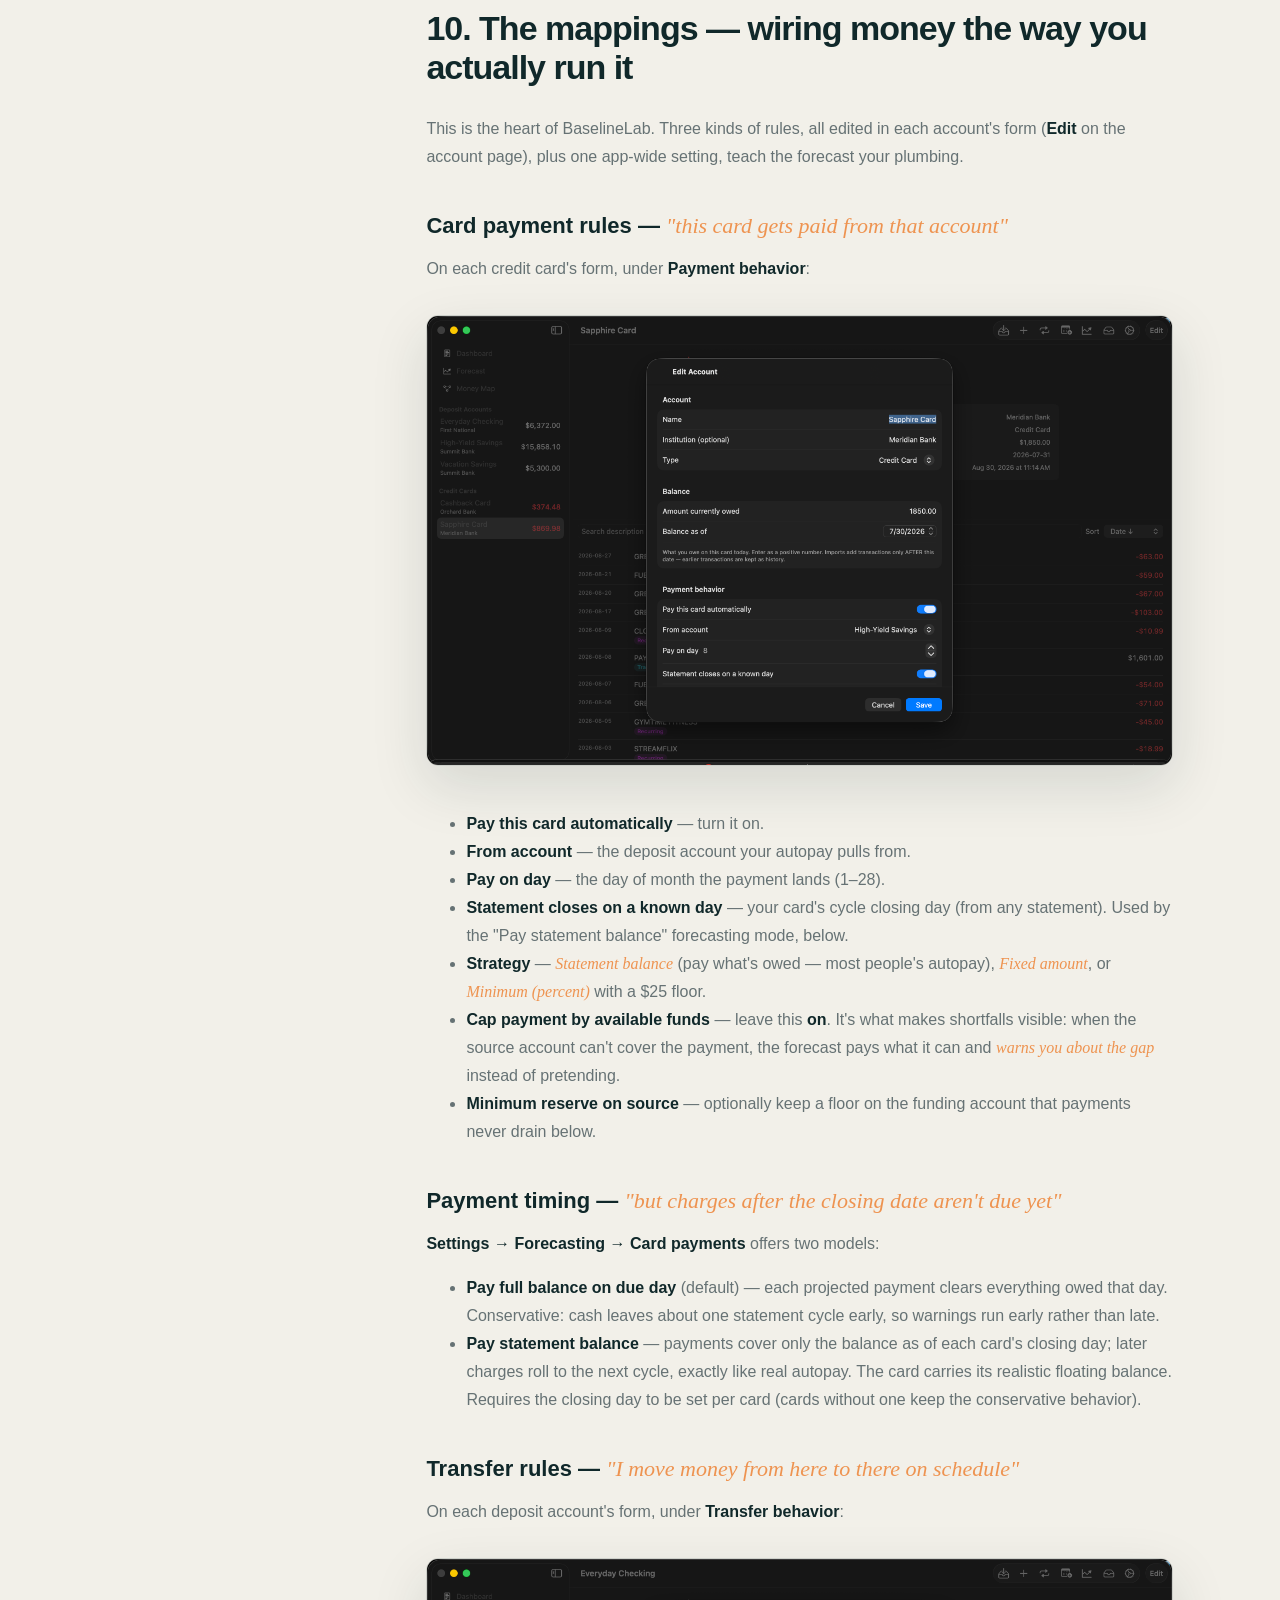
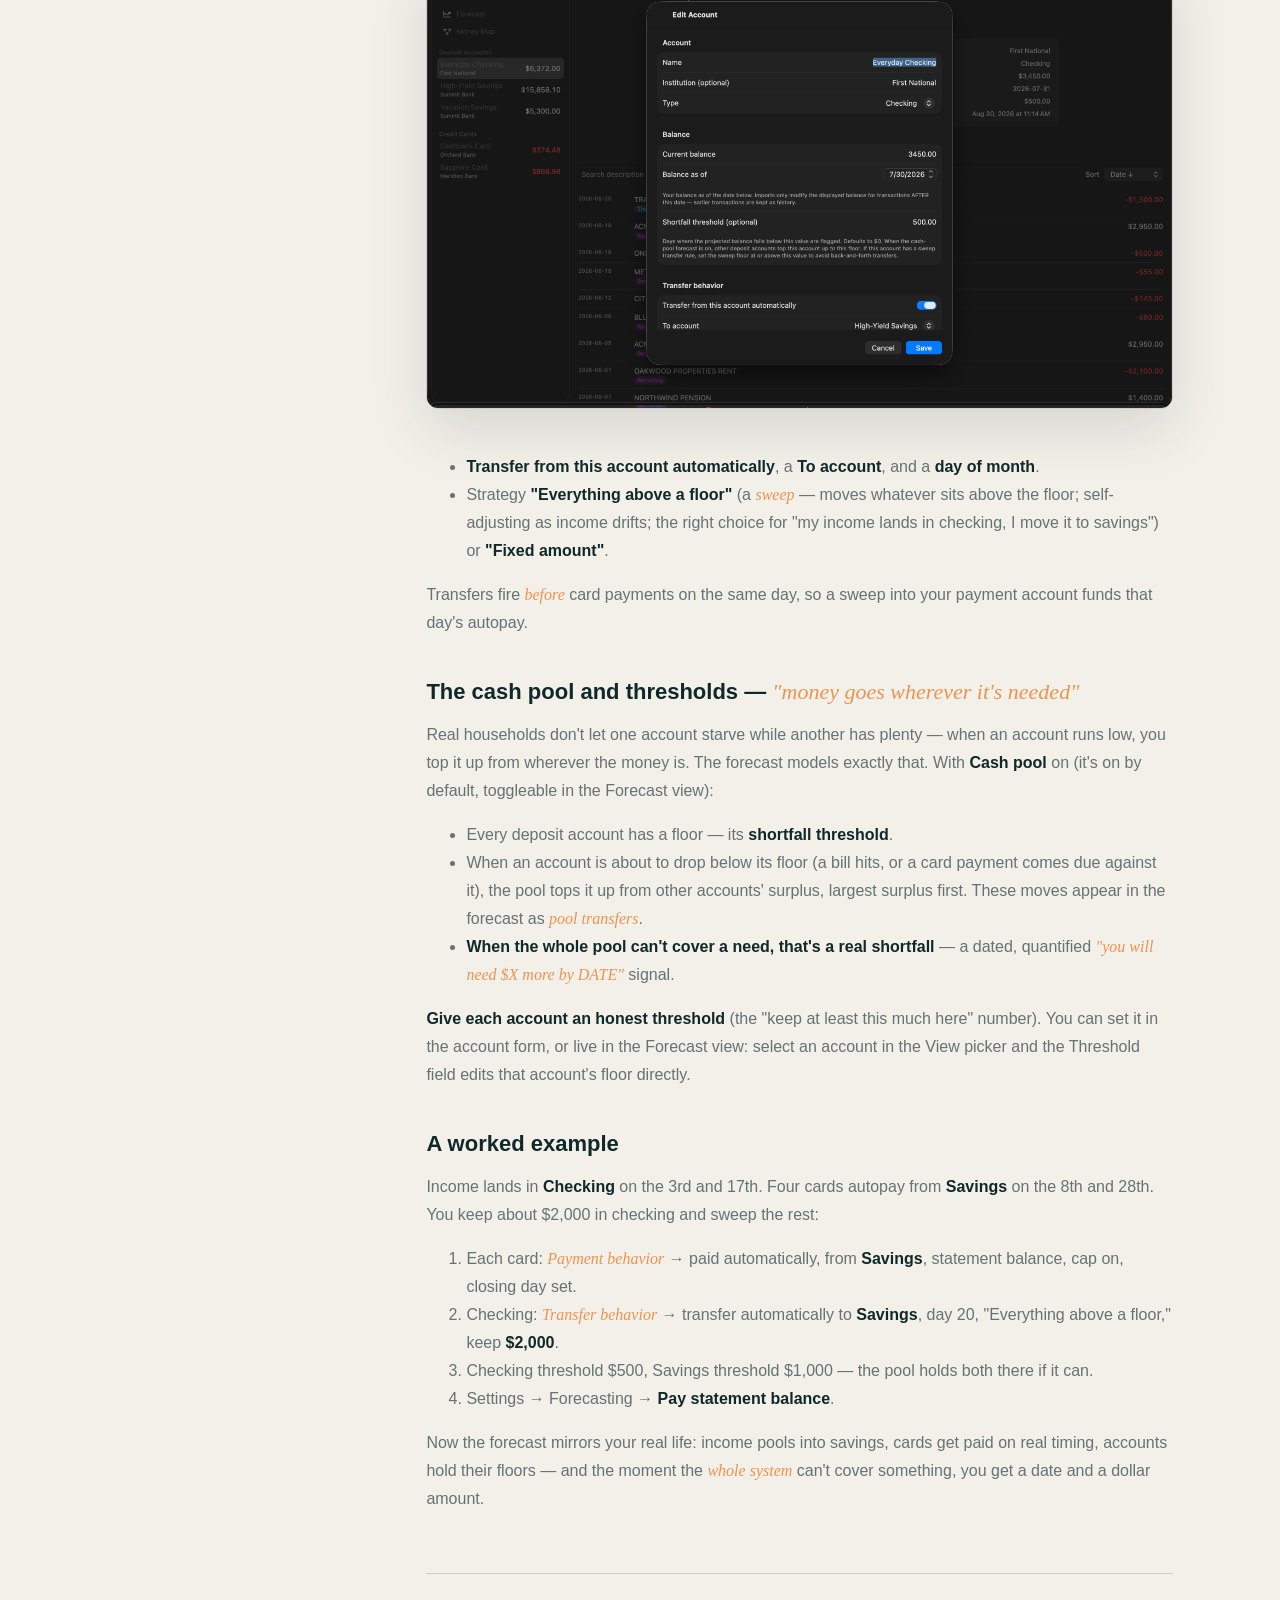
<file: docs/manual.html>
<!doctype html>
<html lang="en">
  <head>
    <meta charset="UTF-8" />
    <meta name="viewport" content="width=device-width, initial-scale=1" />
    <meta name="description" content="The complete illustrated BaselineLab user manual for Mac and iPad." />
    <meta name="theme-color" content="#10282a" />
    <link rel="canonical" href="https://baselinelab.app/docs/manual.html" />
    <meta property="og:title" content="BaselineLab — User Manual" />
    <meta property="og:description" content="Read the complete illustrated guide to BaselineLab before buying." />
    <meta property="og:type" content="website" />
    <meta property="og:url" content="https://baselinelab.app/docs/manual.html" />
    <meta property="og:image" content="https://baselinelab.app/assets/screenshots/01-dashboard.png" />
    <meta name="twitter:card" content="summary_large_image" />
    <title>BaselineLab User Manual — Mac and iPad</title>
    <link rel="icon" href="../assets/favicon.svg" type="image/svg+xml" />
    <link rel="stylesheet" href="../styles.css?v=20260830-brief" />
  </head>
  <body>
    <a class="skip-link" href="#main">Skip to content</a>
    <header class="site-header">
      <a class="brand" href="../index.html" aria-label="BaselineLab home">
        <svg aria-hidden="true" viewBox="0 0 40 40"><path d="M5 27.5 13.5 19l6 6L31 13.5"/><path d="M5 34h30"/></svg>
        <span>baseline<span>lab</span></span>
      </a>
      <nav aria-label="Main navigation">
        <a href="../index.html#features">Features</a>
        <a href="../index.html#screenshots">Screenshots</a>
        <a href="../index.html#faq">FAQ</a>
        <a href="../privacy.html">Privacy</a>
      </nav>
      <a class="privacy-current" href="../index.html">Back to site</a>
    </header>

    <main class="manual-page" id="main">
      <header class="manual-page-header">
        <p class="section-label">THE COMPLETE ILLUSTRATED GUIDE</p>
        <h1>BaselineLab<br/><em>User Manual</em></h1>
        <p>Everything the app does, how the forecast thinks, and how to wire your accounts to match the way money really moves. Every screenshot uses fictional demo data.</p>
      </header>
      <div class="manual-layout">
        <aside class="manual-toc" aria-label="Manual contents">
          <strong>CONTENTS</strong>
          <ul>
          <li><a href="#baselinelab-user-manual"
          id="toc-baselinelab-user-manual">BaselineLab User Manual</a>
          <ul>
          <li><a href="#1-welcome" id="toc-1-welcome">1.
          Welcome</a></li>
          <li><a href="#2-first-launch" id="toc-2-first-launch">2. First
          launch</a></li>
          <li><a href="#3-the-dashboard" id="toc-3-the-dashboard">3. The
          Dashboard</a></li>
          <li><a href="#4-accounts" id="toc-4-accounts">4.
          Accounts</a></li>
          <li><a href="#5-importing-statements"
          id="toc-5-importing-statements">5. Importing
          statements</a></li>
          <li><a
          href="#6-recurring-series--teaching-the-app-your-rhythm"
          id="toc-6-recurring-series--teaching-the-app-your-rhythm">6.
          Recurring series — teaching the app your rhythm</a></li>
          <li><a href="#7-future-events--things-you-know-are-coming"
          id="toc-7-future-events--things-you-know-are-coming">7. Future
          events — things you know are coming</a></li>
          <li><a href="#8-the-inbox--reviewing-the-apps-guesses"
          id="toc-8-the-inbox--reviewing-the-apps-guesses">8. The Inbox
          — reviewing the app's guesses</a></li>
          <li><a href="#9-how-the-forecast-thinks"
          id="toc-9-how-the-forecast-thinks">9. How the forecast
          thinks</a></li>
          <li><a
          href="#10-the-mappings--wiring-money-the-way-you-actually-run-it"
          id="toc-10-the-mappings--wiring-money-the-way-you-actually-run-it">10.
          The mappings — wiring money the way you actually run
          it</a></li>
          <li><a href="#11-the-forecast" id="toc-11-the-forecast">11.
          The Forecast</a></li>
          <li><a href="#12-the-money-map" id="toc-12-the-money-map">12.
          The Money Map</a></li>
          <li><a href="#13-keeping-your-data-safe"
          id="toc-13-keeping-your-data-safe">13. Keeping your data
          safe</a></li>
          <li><a href="#14-troubleshooting"
          id="toc-14-troubleshooting">14. Troubleshooting</a></li>
          <li><a href="#15-glossary" id="toc-15-glossary">15.
          Glossary</a></li>
          </ul></li>
          </ul>
        </aside>
        <article class="manual-content">
          <h1 id="baselinelab-user-manual">BaselineLab User Manual</h1>
          <p><em>Version 1.0 — for macOS and iPad</em></p>
          <hr />
          <h2 id="1-welcome">1. Welcome</h2>
          <p>BaselineLab answers one question: <strong>will you have the
          money you need, when you need it?</strong></p>
          <p>You import your bank and card statements, and BaselineLab
          learns your financial rhythm — what comes in, what goes out,
          what repeats, and how money moves between your accounts. Then
          it projects every account forward, day by day, up to five
          years, and tells you the two things that matter:</p>
          <ul>
          <li><strong>When</strong> your money will run short, and</li>
          <li><strong>How much</strong> more you'll need by that
          date.</li>
          </ul>
          <p>A few principles shape everything in the app:</p>
          <ul>
          <li><strong>Local-first.</strong> Your data lives on your
          device. If you're signed in to iCloud, it syncs privately
          between your Mac and iPad through your personal iCloud account
          — never through anyone else's servers.</li>
          <li><strong>Forward-looking.</strong> Most finance apps tell
          you what you spent. BaselineLab's center of gravity is the
          <em>future</em>: the forecast and its warnings.</li>
          <li><strong>Deliberately honest.</strong> Projected income
          must prove itself (a repeating pattern, or something you
          explicitly plan). Projected spending is assumed to continue at
          your recent average. That makes the forecast slightly
          pessimistic by design — it will warn you early, never
          late.</li>
          </ul>
          <p><img src="manual-images/01-dashboard.png"
          alt="The Dashboard" /></p>
          <hr />
          <h2 id="2-first-launch">2. First launch</h2>
          <p>There is no setup wizard — the app opens straight onto the
          <strong>Dashboard</strong> with an empty sidebar. Your
          first-run path is:</p>
          <ol type="1">
          <li><strong>Add your accounts</strong> (section 4).</li>
          <li><strong>Import statements</strong> into them (section
          5).</li>
          <li><strong>Review what the app detected</strong> — recurring
          bills and income (section 6), transfer matches (section
          8).</li>
          <li><strong>Set up your rules</strong> — card autopay,
          transfers, thresholds (section 10).</li>
          <li><strong>Read the Forecast and Money Map</strong> (sections
          11–12).</li>
          </ol>
          <h3 id="icloud">iCloud</h3>
          <p>If you're signed in to iCloud, sync is automatic — there's
          nothing to configure. If not, a yellow banner appears at the
          top of the window:</p>
          <blockquote>
          <p><strong>iCloud is not signed in</strong> — <em>Your data is
          local-only on this device until you sign in to
          iCloud.</em></p>
          </blockquote>
          <p>Everything still works; you just won't have cross-device
          sync or the iCloud copy of your data. Other banner variants
          ("restricted", "sync unavailable") mean the same thing: the
          app is running locally.</p>
          <h3 id="the-window">The window</h3>
          <ul>
          <li>The <strong>sidebar</strong> lists three views —
          <strong>Dashboard</strong>, <strong>Forecast</strong>,
          <strong>Money Map</strong> — followed by your <strong>Deposit
          Accounts</strong> and <strong>Credit Cards</strong> with live
          balances.</li>
          <li>The <strong>toolbar</strong> (top right) holds seven
          buttons: <strong>Import</strong>, <strong>Add
          Account</strong>, <strong>Recurring</strong>, <strong>Future
          Events</strong>, <strong>Forecast</strong>,
          <strong>Inbox</strong>, and <strong>Settings</strong>. Hover
          any of them for a description.</li>
          </ul>
          <hr />
          <h2 id="3-the-dashboard">3. The Dashboard</h2>
          <p>The Dashboard is the at-a-glance overview:</p>
          <ul>
          <li><strong>Accounts tiles</strong> — <em>Total Deposits</em>
          (all checking + savings), <em>Total Card Debt</em> (what you
          owe across cards, always shown as a positive number), and
          <em>Net Cash</em> (deposits − debt).</li>
          <li><strong>Next 30 Days — Total Cash</strong> — a chart of
          your projected combined cash. Green above zero, red
          below.</li>
          <li><strong>Upcoming — Next 30 Days</strong> — a dated list of
          every projected event in the next month: recurring bills and
          income, future events you've planned, and card payments, with
          a net inflow/outflow total at the bottom.</li>
          </ul>
          <p>If the forecast projects trouble, an orange
          <strong>shortfall banner</strong> appears above every
          screen:</p>
          <blockquote>
          <p><strong>N projected shortfalls in the next 90 days — open
          Forecast to review</strong></p>
          </blockquote>
          <p>followed by the first few, each as a date, an amount, and
          the account. <strong>The banner is a button</strong> — click
          it to jump to the Forecast. This banner is the app tapping you
          on the shoulder; section 11 explains how to read what it's
          telling you.</p>
          <hr />
          <h2 id="4-accounts">4. Accounts</h2>
          <h3 id="adding-an-account">Adding an account</h3>
          <p>Click <strong>Add Account</strong> in the toolbar.</p>
          <p><img src="manual-images/02-account-form-deposit.png"
          alt="Account form — deposit account" /></p>
          <ul>
          <li><strong>Name / Institution / Type</strong> — type is
          <em>Checking</em>, <em>Savings</em>, or <em>Credit
          Card</em>.</li>
          <li><strong>Balance</strong> — this is the <strong>anchor
          balance</strong>, the single most important number you'll
          enter:
          <ul>
          <li>For a deposit account: your balance right now.</li>
          <li>For a credit card: <strong>what you owe right now, entered
          as a positive number.</strong></li>
          </ul></li>
          <li><strong>Balance as of</strong> — the date that balance was
          true.</li>
          </ul>
          <p>The anchor is the fixed point every projection hangs from.
          Imports only affect the displayed balance for transactions
          dated <em>after</em> the anchor date — older transactions
          become history without disturbing the number you anchored.</p>
          <ul>
          <li><strong>Shortfall threshold</strong> (deposit accounts
          only) — the floor you never want this account to drop below.
          Days where the projection falls under it are flagged, and —
          once you know about the cash pool (section 10) — this is also
          the level other accounts will top this one up to. Defaults to
          $0.</li>
          </ul>
          <p>Two more sections appear depending on account type —
          <strong>Payment behavior</strong> for cards and
          <strong>Transfer behavior</strong> for deposit accounts.
          They're the heart of the "mappings" and get their own section
          (10). You can skip them while first setting up and come
          back.</p>
          <h3 id="the-account-page">The account page</h3>
          <p>Click any account in the sidebar:</p>
          <p><img src="manual-images/03-account-detail.png"
          alt="Account detail" /></p>
          <ul>
          <li>The big number is the current balance (for cards:
          <strong>amount owed</strong>, red when nonzero).</li>
          <li>An info panel shows institution, type, anchor balance and
          date, threshold, and creation date.</li>
          <li>Below the divider: every transaction, with a
          <strong>search field</strong> and a <strong>Sort</strong> menu
          (Date/Amount, ascending/descending). Each row can carry
          badges:
          <ul>
          <li><strong>FITID</strong> — carries the bank's unique
          transaction ID (best-quality dedup)</li>
          <li><strong>Recurring</strong> — belongs to a detected
          recurring series</li>
          <li><strong>Transfer</strong> — linked to its matching
          transaction in another account</li>
          <li><strong>QFX / CSV / …</strong> — the file format it was
          imported from</li>
          </ul></li>
          <li>Right-click any transaction for <strong>"Link to
          transfer…"</strong> / <strong>"Unlink transfer"</strong>
          (section 8).</li>
          <li><strong>Edit</strong> (top right) reopens the account
          form.</li>
          </ul>
          <p>To <strong>delete</strong> an account, swipe left on it in
          the sidebar. Deleting removes the account <em>and all its
          transactions</em> — the app asks first, and it cannot be
          undone.</p>
          <hr />
          <h2 id="5-importing-statements">5. Importing statements</h2>
          <p>Click <strong>Import</strong> (enabled once at least one
          account exists).</p>
          <p><img src="manual-images/04-import-picker.png"
          alt="Import picker" /></p>
          <ol type="1">
          <li>Pick the <strong>target account</strong>.</li>
          <li>Click <strong>Choose file(s)…</strong> — you can select
          several files at once; they all import into that account as
          one batch.</li>
          </ol>
          <p><strong>Supported formats:</strong> QFX, OFX, QBO, and CSV.
          Every bank offers at least one of these — look for "Download"
          or "Export" on your statement or activity page, and prefer
          QFX/OFX when offered (it carries the bank's own transaction
          IDs, which gives the strongest duplicate protection).</p>
          <h3 id="the-preview">The preview</h3>
          <p>Nothing is written until you approve. The preview shows a
          summary (date range, total rows, clean vs duplicates), any
          parser warnings, and every transaction with a
          classification:</p>
          <p><img src="manual-images/05-import-preview.png"
          alt="Import preview" /></p>
          <ul>
          <li><strong>New</strong> (green) — will be inserted.</li>
          <li><strong>Exact match / Exact match (FITID)</strong> —
          already in the database; defaults to <em>skip</em>.</li>
          <li><strong>Same date + amount as existing — likely
          duplicate</strong> (orange) — defaults to <em>skip</em>.</li>
          <li><strong>Near match</strong> (orange) — similar but not
          identical; defaults to <em>insert</em>.</li>
          </ul>
          <p>Every row has a checkbox — override any decision by
          clicking it. If you've imported this exact file before, a
          notice says so (per-row dedup still protects you if you
          proceed). Then click <strong>Import N</strong> and
          confirm.</p>
          <h3 id="what-happens-automatically-after-an-import">What
          happens automatically after an import</h3>
          <p>Three things run on every import, with no action needed
          from you:</p>
          <ol type="1">
          <li><strong>Transfer linking</strong> — unambiguous
          cross-account pairs (like a card payment leaving checking and
          arriving on the card) are linked automatically. Ambiguous ones
          go to the <strong>Inbox</strong> for your review.</li>
          <li><strong>Recurring detection</strong> — repeating patterns
          become recurring series (section 6).</li>
          <li><strong>Future-event reconciliation</strong> — if an
          imported transaction matches a future event you'd planned
          (within 3 days and $1 or 1%), the event is marked reconciled
          so it isn't double-counted.</li>
          </ol>
          <p>Made a mistake? <strong>Settings → Import history</strong>
          has an <strong>Undo</strong> button per import session that
          removes exactly the rows that import inserted.</p>
          <hr />
          <h2 id="6-recurring-series--teaching-the-app-your-rhythm">6.
          Recurring series — teaching the app your rhythm</h2>
          <p>Open <strong>Recurring</strong> in the toolbar, then click
          <strong>Run detection</strong> (detection also runs after
          every import). Anything that repeats on a steady cadence —
          weekly, biweekly, monthly, quarterly, or annual — becomes a
          <strong>series</strong>.</p>
          <p><img src="manual-images/06-recurring.png"
          alt="Recurring list" /></p>
          <p>Each series has a colored dot, and the color determines
          whether it's projected in your forecast:</p>
          <table>
          <thead>
          <tr>
          <th>Dot</th>
          <th>Meaning</th>
          <th>Projected?</th>
          </tr>
          </thead>
          <tbody>
          <tr>
          <td>🟡 <strong>Yellow</strong></td>
          <td>Detected, awaiting your confirmation</td>
          <td>Only if you flip the Forecast's "Include yellow series"
          toggle</td>
          </tr>
          <tr>
          <td>🟢 <strong>Green</strong></td>
          <td>Confirmed by you (or seen often enough to
          auto-promote)</td>
          <td><strong>Yes</strong></td>
          </tr>
          <tr>
          <td>⚪ <strong>Gray</strong></td>
          <td>Dismissed by you</td>
          <td>Never</td>
          </tr>
          </tbody>
          </table>
          <p><strong>This review is the highest-leverage ten minutes in
          the app.</strong> Go down the list:</p>
          <ul>
          <li>Real bills and subscriptions →
          <strong>Confirm</strong>.</li>
          <li><strong>Your income too!</strong> Paychecks, Social
          Security, pension, regular brokerage deposits — confirm them.
          <em>Income only enters the forecast through confirmed series
          and planned future events.</em> If your paycheck sits
          unconfirmed at yellow, the forecast sees no income and
          everything looks dire.</li>
          <li>Coincidences and one-offs → <strong>Dismiss</strong>
          (recoverable later via <strong>Restore</strong>).</li>
          </ul>
          <p>Each row shows the account, cadence, occurrence count,
          last-seen and next-due dates, and the <strong>projected
          amount</strong> — computed from history (average of monthly
          averages with a year of data; median of the last six
          otherwise; outliers trimmed). The <strong>⋯ menu → "Edit
          override amount…"</strong> lets you pin a fixed amount instead
          — useful when you know a bill is changing, or to set a
          brokerage draw to what you actually take monthly.</p>
          <p>A series that stops appearing in your imports eventually
          gets an orange <strong>Stale</strong> badge and quietly stops
          projecting — dead subscriptions don't haunt your forecast
          forever.</p>
          <hr />
          <h2 id="7-future-events--things-you-know-are-coming">7. Future
          events — things you know are coming</h2>
          <p>Recurring detection only knows the past. For everything you
          <em>know</em> is coming that history can't show — a trip's
          final payment, an annual insurance premium, an expected bonus,
          a planned brokerage withdrawal — open <strong>Future
          Events</strong> and click <strong>Add Future
          Event</strong>.</p>
          <p><img src="manual-images/07-future-events.png"
          alt="Future events" /></p>
          <ul>
          <li><strong>Amount is signed</strong>: positive = income,
          negative = expense.</li>
          <li><strong>Account</strong>: assign the event to the account
          (or card) it will hit, or leave it <strong>Unassigned</strong>
          to affect only the total-cash line.</li>
          <li><strong>Recurrence</strong>: events can repeat (weekly
          through annually) with an end date or a count — handy for
          "$3,000 from the brokerage on the 20th of each month for the
          next 6 months."</li>
          </ul>
          <p>Events show as <em>Upcoming</em>, then either become
          <strong>Reconciled</strong> automatically when a matching
          transaction is imported, or <em>Overdue</em> if the date
          passes with no match — your cue that the expected thing didn't
          happen.</p>
          <p><strong>Planned income belongs here.</strong> If you cover
          gaps with irregular brokerage withdrawals, entering them as
          dated future events is how the forecast learns the cavalry is
          coming.</p>
          <hr />
          <h2 id="8-the-inbox--reviewing-the-apps-guesses">8. The Inbox
          — reviewing the app's guesses</h2>
          <p>The <strong>Inbox</strong> collects everything the engine
          found but wasn't sure enough to act on alone:</p>
          <p><img src="manual-images/08-inbox.png" alt="Inbox" /></p>
          <ul>
          <li><strong>Transfer-link candidates</strong> — pairs of
          transactions in different accounts with matching dates (±3
          days) and amounts (within 1%) that <em>look</em> like the same
          money moving. <strong>Link</strong> connects them (they'll net
          to zero in total cash instead of counting twice);
          <strong>Dismiss</strong> hides the suggestion for this
          session.</li>
          <li><strong>Possible duplicate subscriptions</strong> — the
          same payee recurring twice at the same cadence (two Netflix
          charges on different cards, or a $15 → $23 plan change). If
          both are real, click <strong>Both intentional</strong> and the
          pair never resurfaces; if one is outdated, dismiss that series
          in the Recurring list.</li>
          </ul>
          <p>You can also link transfers manually: right-click any
          transaction → <strong>Link to transfer…</strong> and pick its
          counterpart.</p>
          <p>Why linking matters: a card payment is one $500, not two.
          Linked pairs are excluded from spending averages and net out
          in totals — unlinked, they'd double-count.</p>
          <hr />
          <h2 id="9-how-the-forecast-thinks">9. How the forecast
          thinks</h2>
          <p>Everything above feeds one engine. For every account, for
          every day of the horizon, it applies — in order:</p>
          <ol type="1">
          <li><strong>Recurring series</strong> (green, plus yellow if
          toggled) on their cadence.</li>
          <li><strong>Everyday spending</strong> — the <em>discretionary
          baseline</em>: for each account, the average month of spending
          that <em>isn't</em> recurring, a transfer, or a planned event,
          computed from your last six full months with the highest one
          or two months dropped (so a vacation doesn't get baked in as
          "normal"). Applied as a smooth daily amount. Outflows only,
          deliberately — a lucky one-off deposit never inflates
          projected income.</li>
          <li><strong>Future events</strong> on their dates.</li>
          <li><strong>Transfer rules</strong>, then <strong>card payment
          rules</strong> (section 10).</li>
          <li><strong>The cash pool</strong> (section 10) — money moves
          to where it's needed.</li>
          </ol>
          <p>Because the baseline recomputes from a rolling window on
          every refresh, the forecast <strong>self-corrects</strong>: an
          unusually expensive spring fades out of the numbers over the
          following months, no cleanup required.</p>
          <hr />
          <h2
          id="10-the-mappings--wiring-money-the-way-you-actually-run-it">10.
          The mappings — wiring money the way you actually run it</h2>
          <p>This is the heart of BaselineLab. Three kinds of rules, all
          edited in each account's form (<strong>Edit</strong> on the
          account page), plus one app-wide setting, teach the forecast
          your plumbing.</p>
          <h3
          id="card-payment-rules--this-card-gets-paid-from-that-account">Card
          payment rules — <em>"this card gets paid from that
          account"</em></h3>
          <p>On each credit card's form, under <strong>Payment
          behavior</strong>:</p>
          <p><img src="manual-images/09-payment-behavior.png"
          alt="Payment behavior" /></p>
          <ul>
          <li><strong>Pay this card automatically</strong> — turn it
          on.</li>
          <li><strong>From account</strong> — the deposit account your
          autopay pulls from.</li>
          <li><strong>Pay on day</strong> — the day of month the payment
          lands (1–28).</li>
          <li><strong>Statement closes on a known day</strong> — your
          card's cycle closing day (from any statement). Used by the
          "Pay statement balance" forecasting mode, below.</li>
          <li><strong>Strategy</strong> — <em>Statement balance</em>
          (pay what's owed — most people's autopay), <em>Fixed
          amount</em>, or <em>Minimum (percent)</em> with a $25
          floor.</li>
          <li><strong>Cap payment by available funds</strong> — leave
          this <strong>on</strong>. It's what makes shortfalls visible:
          when the source account can't cover the payment, the forecast
          pays what it can and <em>warns you about the gap</em> instead
          of pretending.</li>
          <li><strong>Minimum reserve on source</strong> — optionally
          keep a floor on the funding account that payments never drain
          below.</li>
          </ul>
          <h3
          id="payment-timing--but-charges-after-the-closing-date-arent-due-yet">Payment
          timing — <em>"but charges after the closing date aren't due
          yet"</em></h3>
          <p><strong>Settings → Forecasting → Card payments</strong>
          offers two models:</p>
          <ul>
          <li><strong>Pay full balance on due day</strong> (default) —
          each projected payment clears everything owed that day.
          Conservative: cash leaves about one statement cycle early, so
          warnings run early rather than late.</li>
          <li><strong>Pay statement balance</strong> — payments cover
          only the balance as of each card's closing day; later charges
          roll to the next cycle, exactly like real autopay. The card
          carries its realistic floating balance. Requires the closing
          day to be set per card (cards without one keep the
          conservative behavior).</li>
          </ul>
          <h3
          id="transfer-rules--i-move-money-from-here-to-there-on-schedule">Transfer
          rules — <em>"I move money from here to there on
          schedule"</em></h3>
          <p>On each deposit account's form, under <strong>Transfer
          behavior</strong>:</p>
          <p><img src="manual-images/10-transfer-behavior.png"
          alt="Transfer behavior" /></p>
          <ul>
          <li><strong>Transfer from this account automatically</strong>,
          a <strong>To account</strong>, and a <strong>day of
          month</strong>.</li>
          <li>Strategy <strong>"Everything above a floor"</strong> (a
          <em>sweep</em> — moves whatever sits above the floor;
          self-adjusting as income drifts; the right choice for "my
          income lands in checking, I move it to savings") or
          <strong>"Fixed amount"</strong>.</li>
          </ul>
          <p>Transfers fire <em>before</em> card payments on the same
          day, so a sweep into your payment account funds that day's
          autopay.</p>
          <h3
          id="the-cash-pool-and-thresholds--money-goes-wherever-its-needed">The
          cash pool and thresholds — <em>"money goes wherever it's
          needed"</em></h3>
          <p>Real households don't let one account starve while another
          has plenty — when an account runs low, you top it up from
          wherever the money is. The forecast models exactly that. With
          <strong>Cash pool</strong> on (it's on by default, toggleable
          in the Forecast view):</p>
          <ul>
          <li>Every deposit account has a floor — its <strong>shortfall
          threshold</strong>.</li>
          <li>When an account is about to drop below its floor (a bill
          hits, or a card payment comes due against it), the pool tops
          it up from other accounts' surplus, largest surplus first.
          These moves appear in the forecast as <em>pool
          transfers</em>.</li>
          <li><strong>When the whole pool can't cover a need, that's a
          real shortfall</strong> — a dated, quantified <em>"you will
          need $X more by DATE"</em> signal.</li>
          </ul>
          <p><strong>Give each account an honest threshold</strong> (the
          "keep at least this much here" number). You can set it in the
          account form, or live in the Forecast view: select an account
          in the View picker and the Threshold field edits that
          account's floor directly.</p>
          <h3 id="a-worked-example">A worked example</h3>
          <p>Income lands in <strong>Checking</strong> on the 3rd and
          17th. Four cards autopay from <strong>Savings</strong> on the
          8th and 28th. You keep about $2,000 in checking and sweep the
          rest:</p>
          <ol type="1">
          <li>Each card: <em>Payment behavior</em> → paid automatically,
          from <strong>Savings</strong>, statement balance, cap on,
          closing day set.</li>
          <li>Checking: <em>Transfer behavior</em> → transfer
          automatically to <strong>Savings</strong>, day 20, "Everything
          above a floor," keep <strong>$2,000</strong>.</li>
          <li>Checking threshold $500, Savings threshold $1,000 — the
          pool holds both there if it can.</li>
          <li>Settings → Forecasting → <strong>Pay statement
          balance</strong>.</li>
          </ol>
          <p>Now the forecast mirrors your real life: income pools into
          savings, cards get paid on real timing, accounts hold their
          floors — and the moment the <em>whole system</em> can't cover
          something, you get a date and a dollar amount.</p>
          <hr />
          <h2 id="11-the-forecast">11. The Forecast</h2>
          <p>Select <strong>Forecast</strong> in the sidebar.</p>
          <p><img src="manual-images/11-forecast-total.png"
          alt="Forecast — total cash" /></p>
          <p><strong>Controls, left to right:</strong></p>
          <ul>
          <li><strong>View</strong> — Total cash, All accounts overlay,
          or any single account.</li>
          <li><strong>Horizon</strong> — 30 days to 5 years.</li>
          <li><strong>Threshold</strong> — with a single account
          selected, this shows <strong>and edits</strong> that account's
          shortfall threshold (saved to the account, drives the pool).
          On Total cash / overlay it's just a reference line.</li>
          <li><strong>Include yellow series</strong> — project
          unconfirmed recurring series too.</li>
          <li><strong>Discretionary baseline</strong> — include everyday
          spending (on by default; the footer shows each account's
          computed monthly rate so you can sanity-check it).</li>
          <li><strong>Cash pool</strong> — the money-moves-where-needed
          behavior (on by default; turn it off to see each account fend
          for itself).</li>
          </ul>
          <p><strong>Reading the chart:</strong></p>
          <ul>
          <li><strong>Hover</strong> anywhere for a dashed day-line and
          a floating readout with the date and exact balance — on the
          all-accounts overlay it lists every account's balance for that
          day.</li>
          <li><strong>Click a day</strong> to pin the
          <strong>contributors panel</strong>: every projected item
          landing that day — bills, income, card payments in/out, pool
          transfers, ongoing-spend totals — each with a colored badge.
          This answers "why does the line move here?"</li>
          <li>With a single account selected and no day pinned, the
          panel lists all of that account's upcoming contributors
          chronologically.</li>
          </ul>
          <p><img src="manual-images/12-forecast-account.png"
          alt="Forecast — single card with contributors" /></p>
          <p><strong>The risk banner</strong> across the top counts the
          projected shortfalls in the horizon and lists the first few.
          Two kinds appear:</p>
          <ul>
          <li><strong>Card-payment shortfall</strong> — on a payment
          day, even after pooling every available dollar, the payment
          couldn't be made in full. The amount is the gap.</li>
          <li><strong>Pool shortfall</strong> — an account needed a
          top-up and the whole pool was short. The label reads like the
          action item it is: <em>"need $X more by DATE (total $Y)"</em>,
          at most one per account per month.</li>
          </ul>
          <p><strong>These entries are the point of the app.</strong>
          Read them as your funding to-do list: <em>arrange $X of new
          money — a brokerage draw, whatever your source is — before
          this date.</em> <strong>Jump to first</strong> takes the chart
          there. When the banner is green ("No shortfalls projected"),
          your plan covers the horizon.</p>
          <p>Numbers under the chart show what fed the forecast:
          accounts, transactions, how many series projected, pending
          events, rules, and the per-account everyday-spend rates.</p>
          <hr />
          <h2 id="12-the-money-map">12. The Money Map</h2>
          <p>Select <strong>Money Map</strong> in the sidebar — the
          whole system on one screen:</p>
          <p><img src="manual-images/13-money-map.png"
          alt="Money Map" /></p>
          <p>Four columns, connected by flowing bands whose
          <strong>thickness is proportional to monthly
          dollars</strong>:</p>
          <table>
          <thead>
          <tr>
          <th>Column</th>
          <th>Contains</th>
          </tr>
          </thead>
          <tbody>
          <tr>
          <td><strong>Income sources</strong></td>
          <td>Everyone who regularly pays you</td>
          </tr>
          <tr>
          <td><strong>Deposit accounts</strong></td>
          <td>Checking and savings, each showing its net monthly
          flow</td>
          </tr>
          <tr>
          <td><strong>Credit cards</strong></td>
          <td>Each card, showing its monthly burn</td>
          </tr>
          <tr>
          <td><strong>Spending</strong></td>
          <td>Your top payees per account, plus one "Everyday &amp;
          other" box for everything smaller and day-to-day spending</td>
          </tr>
          </tbody>
          </table>
          <p>Colors: <strong>green</strong> = income ·
          <strong>red</strong> = spending · <strong>blue</strong> = card
          payments · <strong>straw yellow</strong> =
          transfers/sweeps.</p>
          <ul>
          <li><strong>Hover any box</strong> to isolate it — unrelated
          flows fade, and a readout lists every flow touching that box
          with exact monthly amounts and rule details ("Autopay day 8 ·
          statement closes day 20 · ≈ $663/mo"). The <strong>≈</strong>
          marks estimates — sweeps and statement-balance autopays don't
          have a fixed amount, so the map shows what they average.</li>
          </ul>
          <p><img src="manual-images/14-money-map-hover.png"
          alt="Money Map — hovering a savings account isolates its flows" /></p>
          <ul>
          <li>The <strong>bottom bar</strong> is the punchline:
          <strong>Coming in</strong> vs <strong>Going out</strong> per
          month, and the <strong>Net</strong>. Regular activity only —
          one-off events and unplanned deposits aren't in these
          totals.</li>
          </ul>
          <p>All numbers are monthly equivalents of your
          <em>confirmed</em> recurring activity plus everyday-spend
          averages — the same math as the forecast, drawn as a
          picture.</p>
          <hr />
          <h2 id="13-keeping-your-data-safe">13. Keeping your data
          safe</h2>
          <ul>
          <li><strong>iCloud sync</strong> — automatic when signed in;
          your private database, no third parties.</li>
          <li><strong>Automatic local backups</strong> — once a day at
          launch, the app writes a full export (per-account CSVs + a
          complete JSON snapshot) into its own storage, keeping the last
          seven. Silent and automatic.</li>
          <li><strong>Manual export</strong> — <strong>Settings → Backup
          → Export everything…</strong> writes that same timestamped
          folder anywhere you choose (an external drive is a fine idea).
          This is your portable, iCloud-independent backup.</li>
          <li><strong>Undo an import</strong> — Settings → Import
          history → <strong>Undo</strong> removes exactly that session's
          rows.</li>
          <li><strong>Danger zone</strong> — deletes all
          <em>imported</em> data while keeping accounts and anchors, for
          starting history over.</li>
          <li><strong>Version guard</strong> — if you ever launch an
          outdated copy of BaselineLab against a database a newer
          version has upgraded, the old copy refuses to open it (with a
          clear message) rather than risk damaging it. Keep one copy of
          the app installed, and always run the newest.</li>
          </ul>
          <hr />
          <h2 id="14-troubleshooting">14. Troubleshooting</h2>
          <p><strong>"Everything slides to zero!"</strong> — Almost
          always missing income. Open Recurring and confirm your
          paycheck/deposit series (yellow doesn't project). If you fund
          gaps with irregular withdrawals, add them as Future Events or
          set an override on the deposit series.</p>
          <p><strong>"An account slides even though the household has
          money."</strong> — The Cash pool toggle is off, or the
          account's threshold is unset. With pooling on and honest
          thresholds, accounts hold their floors and only <em>real</em>
          household-level gaps get flagged.</p>
          <p><strong>"The forecast says I'm overspending."</strong> — It
          might be right; that's the job. Check the per-account
          <em>Ongoing spend</em> rates in the Forecast footer against
          your instincts. The window is your last six months (highest
          1–2 dropped) and self-corrects as unusual months age out. The
          shortfall entries tell you exactly how much to arrange, by
          when, in the meantime.</p>
          <p><strong>"A bill/subscription shows twice."</strong> — Check
          the Inbox for a duplicate-subscription flag; dismiss the
          outdated series in Recurring. For rows imported twice via
          different formats, run <strong>Settings → Find cross-format
          duplicates…</strong>.</p>
          <p><strong>"A transfer or card payment counts as
          spending."</strong> — The two sides aren't linked. Check the
          Inbox for the candidate pair, or right-click the transaction →
          <strong>Link to transfer…</strong>. <strong>Settings → Audit
          existing transfer links…</strong> reviews links already
          made.</p>
          <p><strong>"My card's projected payment is bigger than my
          statement."</strong> — You're in the default "pay full
          balance" mode, which pays everything owed on the due day.
          Switch Settings → Forecasting to <strong>Pay statement
          balance</strong> and set each card's closing day for
          real-world timing.</p>
          <p><strong>"It says this copy of BaselineLab is out of
          date."</strong> — You launched an older copy of the app than
          the one that last touched your data. Find and launch the
          newest copy; delete stale ones.</p>
          <hr />
          <h2 id="15-glossary">15. Glossary</h2>
          <table>
          <thead>
          <tr>
          <th>Term</th>
          <th>Meaning</th>
          </tr>
          </thead>
          <tbody>
          <tr>
          <td><strong>Anchor balance</strong></td>
          <td>The known-true balance (and date) each account's
          projection is built from</td>
          </tr>
          <tr>
          <td><strong>Recurring series</strong></td>
          <td>A detected repeating transaction pattern; 🟡 unconfirmed /
          🟢 confirmed / ⚪ dismissed</td>
          </tr>
          <tr>
          <td><strong>Discretionary baseline</strong></td>
          <td>An account's average month of non-recurring spending
          ("Ongoing spend"), applied daily</td>
          </tr>
          <tr>
          <td><strong>Future event</strong></td>
          <td>A dated income or expense you plan manually; reconciles
          automatically when it arrives</td>
          </tr>
          <tr>
          <td><strong>Transfer link</strong></td>
          <td>Two transactions marked as the same money moving between
          accounts</td>
          </tr>
          <tr>
          <td><strong>Card payment rule</strong></td>
          <td>The autopay mapping: which account pays a card, when, and
          how much</td>
          </tr>
          <tr>
          <td><strong>Statement closing day</strong></td>
          <td>The day a card's cycle closes; enables realistic payment
          timing</td>
          </tr>
          <tr>
          <td><strong>Transfer rule</strong></td>
          <td>A scheduled move between deposit accounts — a fixed amount
          or a sweep-above-floor</td>
          </tr>
          <tr>
          <td><strong>Shortfall threshold</strong></td>
          <td>An account's floor: flag level and cash-pool top-up
          target</td>
          </tr>
          <tr>
          <td><strong>Cash pool</strong></td>
          <td>Forecast behavior where deposit accounts cover each
          other's needs before anything is called short</td>
          </tr>
          <tr>
          <td><strong>Shortfall</strong></td>
          <td>A dated, quantified projected gap the whole plan can't
          cover — your signal to arrange money</td>
          </tr>
          <tr>
          <td><strong>Horizon</strong></td>
          <td>How far ahead the forecast runs (30 days–5 years)</td>
          </tr>
          <tr>
          <td><strong>Reconciled</strong></td>
          <td>A future event matched to a real imported transaction</td>
          </tr>
          <tr>
          <td><strong>Stale</strong></td>
          <td>A series that stopped occurring and is no longer
          projected</td>
          </tr>
          <tr>
          <td><strong>FITID</strong></td>
          <td>The bank's unique transaction ID; the strongest duplicate
          protection</td>
          </tr>
          </tbody>
          </table>
          <hr />
          <p><em>BaselineLab keeps your history honest, your projections
          skeptical, and your warnings early. The rest is up to
          you.</em></p>
        </article>
      </div>
    </main>

    <footer>
      <a class="brand brand-footer" href="../index.html"><svg aria-hidden="true" viewBox="0 0 40 40"><path d="M5 27.5 13.5 19l6 6L31 13.5"/><path d="M5 34h30"/></svg><span>baseline<span>lab</span></span></a>
      <p>Local-first personal finance for a clearer view ahead.</p>
      <div><a href="../index.html">Home</a><a href="manual.html" aria-current="page">User manual</a><a href="../privacy.html">Privacy</a></div>
      <small>© <span id="year">2026</span> BaselineLab · Stillward Labs</small>
    </footer>
    <script>document.querySelector('#year').textContent = new Date().getFullYear();</script>
  </body>
</html>
</file>
<file: styles.css>
:root{--ink:#10282a;--paper:#f2f0e9;--muted:#667274;--orange:#ee9350;--line:rgba(16,40,42,.16);--serif:"Iowan Old Style","Palatino Linotype",Palatino,Georgia,serif;--sans:Avenir,"Avenir Next","Segoe UI",Arial,sans-serif;--mono:"SFMono-Regular",Consolas,"Liberation Mono",monospace}*{box-sizing:border-box}html{scroll-behavior:smooth}body{margin:0;background:var(--paper);color:var(--ink);font-family:var(--sans);font-size:16px}.skip-link{position:fixed;top:-60px;left:1rem;background:white;padding:.75rem 1rem;z-index:20}.skip-link:focus{top:1rem}.site-header{height:86px;display:flex;align-items:center;justify-content:space-between;padding:0 5vw;border-bottom:1px solid var(--line);position:relative;z-index:10}.brand{display:flex;align-items:center;color:var(--ink);text-decoration:none;font-size:20px;font-weight:600;letter-spacing:-.7px}.brand>span>span{font-weight:400;color:#587072}.brand svg{width:28px;margin-right:9px;fill:none;stroke:currentColor;stroke-width:2.2}.site-header nav{display:flex;gap:38px}.site-header nav a,footer a{color:var(--ink);text-decoration:none;font-size:13px}.site-header nav a:hover,footer a:hover{color:var(--orange)}.button{display:inline-flex;align-items:center;justify-content:center;gap:24px;background:var(--ink);color:#fff;text-decoration:none;padding:16px 20px;font-size:13px;font-weight:600;transition:.2s}.button:hover{background:#214346;transform:translateY(-2px)}.button-small{padding:11px 16px;gap:14px}.button.is-coming-soon{cursor:default;opacity:.8}.button.is-coming-soon:hover{transform:none}.menu-button{display:none;background:none;border:0}.hero{min-height:980px;padding:90px 5vw 80px;text-align:center;overflow:hidden;background-image:linear-gradient(rgba(16,40,42,.035) 1px,transparent 1px),linear-gradient(90deg,rgba(16,40,42,.035) 1px,transparent 1px);background-size:48px 48px;position:relative}.eyebrow,.section-label{font-family:var(--mono);font-size:11px;letter-spacing:1.5px}.eyebrow{display:flex;justify-content:center;align-items:center;gap:9px}.eyebrow span{width:6px;height:6px;border-radius:50%;background:var(--orange)}h1,h2,p{margin-top:0}h1{font-size:clamp(64px,8.6vw,128px);line-height:.85;letter-spacing:-6px;margin:42px 0 33px;font-weight:500}em{font-family:var(--serif);font-weight:400;color:var(--orange)}.hero-copy{max-width:680px;margin:0 auto;color:var(--muted);font-size:18px;line-height:1.7}.hero-actions{display:flex;gap:34px;justify-content:center;align-items:center;margin:34px 0 22px}.privacy-promise{display:flex;justify-content:center;gap:0;margin:0 0 62px;color:var(--muted);font:10px var(--mono);letter-spacing:.7px}.privacy-promise span{padding:0 18px;border-right:1px solid var(--line)}.privacy-promise span:last-child{border:0}.text-link{color:var(--ink);text-decoration:none;font-size:13px;border-bottom:1px solid var(--ink);padding:10px 0}.text-link span{margin-left:14px}.workbench{max-width:1160px;margin:auto;text-align:left;background:#f9f8f3;border:1px solid rgba(16,40,42,.25);box-shadow:0 35px 90px rgba(24,47,48,.16)}.window-bar{height:42px;background:#163234;color:#cdd7d4;display:flex;align-items:center;padding:0 17px;font:10px var(--mono);letter-spacing:.5px}.window-dots{display:flex;gap:5px;margin-right:23px}.window-dots i{width:6px;height:6px;border-radius:50%;background:#678082}.window-status{margin-left:auto}.window-status i{display:inline-block;width:5px;height:5px;border-radius:50%;background:#82bc9b;margin-right:5px}.workbench-body{display:grid;grid-template-columns:235px 1fr;min-height:460px}.side-panel{padding:30px 20px;border-right:1px solid var(--line);position:relative}.side-panel>strong,.canvas small{font:9px var(--mono);color:#7c8888;letter-spacing:1.3px}.project{display:flex;align-items:center;gap:11px;padding:13px 10px;margin:9px 0}.project.active{background:#e8e6df}.project-mark{height:26px;width:4px;background:#789}.project-mark.amber{background:#e69a5c}.project-mark.mint{background:#79a792}.project-mark.blue{background:#738fa4}.project b{display:block;font-size:11px}.project small{font:9px var(--mono);color:#899090}.side-note{position:absolute;bottom:22px;font:10px var(--mono);color:#718081}.side-note span{font-size:15px;margin-right:8px}.canvas{padding:34px 40px}.canvas-heading{display:flex;justify-content:space-between}.canvas-heading h2{font-size:25px;margin:6px 0 24px}.canvas-heading button{height:30px;border:1px solid var(--line);background:transparent}.metric-row{display:grid;grid-template-columns:repeat(3,1fr);border:1px solid var(--line)}.metric-row>div{padding:14px 17px;border-right:1px solid var(--line)}.metric-row>div:last-child{border:0}.metric-row small,.metric-row b,.metric-row span{display:block}.metric-row b{font-size:23px;margin:6px 0}.metric-row span{font:9px var(--mono);color:#7c8888}.metric-row .trend{color:#4a8a6c}.chart-wrap{margin-top:25px;position:relative;padding-left:35px}.chart{width:100%;overflow:visible}.grid path{stroke:#dfe1dc;stroke-width:1}.baseline{fill:none;stroke:#829294;stroke-width:1.5;stroke-dasharray:5 5}.area{fill:url(#area)}.signal{fill:none;stroke:var(--orange);stroke-width:3}.points circle{fill:#fbfaf6;stroke:var(--orange);stroke-width:2}.chart-labels{position:absolute;left:0;top:3px;height:88%;display:flex;flex-direction:column;justify-content:space-between;font:8px var(--mono);color:#8b9595}.chart-dates{display:flex;justify-content:space-between;font:8px var(--mono);color:#8b9595}.scroll-cue{font:9px var(--mono);letter-spacing:1px;margin-top:42px}.scroll-cue span{display:inline-block;width:50px;border-top:1px solid;margin-left:12px;vertical-align:middle}.statement{padding:140px 7vw}.section-label{color:#738082}.statement h2,.workflow h2,.privacy-section h2,.cta h2{font-size:clamp(46px,6vw,86px);line-height:.97;letter-spacing:-3.5px;font-weight:500;margin:45px 0}.statement-copy{display:grid;grid-template-columns:1fr 1fr;gap:8vw;max-width:800px;margin-left:auto;color:var(--muted);line-height:1.7}.feature-grid{display:grid;grid-template-columns:repeat(3,1fr);margin-top:100px;border-top:1px solid var(--line);border-bottom:1px solid var(--line)}.feature-card{padding:38px 5vw 42px 0;border-right:1px solid var(--line);position:relative}.feature-card+article{padding-left:4vw}.feature-card:last-child{border:0}.feature-card .number{font:10px var(--mono);color:#7d898a;position:absolute;right:26px}.feature-card svg{width:55px;height:55px;fill:none;stroke:var(--ink);stroke-width:1.3;margin:20px 0 40px}.feature-card h3{font-size:18px}.feature-card p{font-size:13px;line-height:1.7;color:var(--muted)}.workflow{background:#e4e5dd;padding:130px 7vw}.workflow-title{display:grid;grid-template-columns:1.5fr .7fr;align-items:end}.workflow-title p{color:var(--muted);line-height:1.8;margin-bottom:55px}.steps{list-style:none;margin:35px 0 0;padding:0;border-top:1px solid var(--line)}.steps li{display:grid;grid-template-columns:12% 1fr;border-bottom:1px solid var(--line);padding:31px 0;align-items:center}.steps li>span{font:11px var(--mono);color:var(--orange)}.steps div{display:grid;grid-template-columns:35% 1fr;align-items:center}.steps b{font-size:25px}.steps p{margin:0;color:var(--muted);font-size:14px}.privacy-section{padding:130px 7vw;background:#f7f5ee}.privacy-layout{display:grid;grid-template-columns:1.4fr .6fr;align-items:end;gap:8vw}.privacy-layout h2{margin-bottom:0}.privacy-copy{color:var(--muted);line-height:1.8;padding-bottom:8px}.privacy-copy .text-link{display:inline-block;margin-top:10px}.cta{background:var(--ink);color:#f4f1e8;text-align:center;padding:150px 5vw;position:relative;overflow:hidden}.cta .section-label{color:#9aa9a6}.cta h2{position:relative}.cta p:not(.section-label){max-width:560px;margin:0 auto 35px;color:#a7b3b1;line-height:1.7}.button-light{background:#f2efe5;color:var(--ink);position:relative}.cta-orbit{position:absolute;width:620px;height:620px;left:50%;top:50%;transform:translate(-50%,-50%);border:1px solid rgba(255,255,255,.05);border-radius:50%}.cta-orbit i{position:absolute;border:1px solid rgba(255,255,255,.04);border-radius:50%;inset:80px}.cta-orbit i:nth-child(2){inset:170px}.cta-orbit i:nth-child(3){inset:-100px}footer{padding:65px 5vw 28px;display:grid;grid-template-columns:1fr 1fr auto;align-items:start;gap:30px}footer p{color:var(--muted);font-size:13px}footer>div{display:flex;gap:25px}footer small{grid-column:1/-1;border-top:1px solid var(--line);padding-top:25px;font:9px var(--mono);color:#879191}.reveal{opacity:0;transform:translateY(18px);transition:opacity .7s ease,transform .7s ease}.reveal.visible{opacity:1;transform:none}
@media(max-width:760px){.site-header{height:72px}.site-header nav,.site-header>.button{display:none}.menu-button{display:block;width:34px;height:34px}.menu-button span{display:block;border-top:1px solid var(--ink);margin:7px}.site-header.open nav{display:flex;position:absolute;top:72px;left:0;right:0;background:var(--paper);padding:25px 5vw;flex-direction:column;border-bottom:1px solid var(--line)}.hero{padding-top:75px;min-height:auto}.eyebrow{font-size:9px}h1{font-size:58px;letter-spacing:-3px}.hero-copy{font-size:16px}.hero-actions{flex-direction:column;margin-bottom:22px}.privacy-promise{flex-wrap:wrap;row-gap:10px;margin-bottom:48px}.workbench{min-width:720px;transform:translateX(-10%)}.workbench-body{grid-template-columns:180px 1fr}.side-panel{padding:24px 12px}.canvas{padding:25px}.statement,.workflow,.privacy-section{padding:90px 6vw}.statement h2,.workflow h2,.privacy-section h2,.cta h2{font-size:48px;letter-spacing:-2px}.statement-copy,.workflow-title,.privacy-layout{grid-template-columns:1fr}.privacy-layout{gap:28px}.feature-grid{grid-template-columns:1fr;margin-top:60px}.feature-card,.feature-card+article{padding:35px 0;border-right:0;border-bottom:1px solid var(--line)}.feature-card:last-child{border:0}.steps li{grid-template-columns:18% 1fr}.steps div{grid-template-columns:1fr}.steps p{margin-top:8px}.cta{padding:100px 6vw}footer{grid-template-columns:1fr}footer small{grid-column:1}.brand-footer{margin-bottom:10px}}
@media(prefers-reduced-motion:reduce){html{scroll-behavior:auto}.reveal{opacity:1;transform:none;transition:none}.button{transition:none}}

/* Product screenshots and policy pages */
.site-header{position:sticky;top:0;background:rgba(242,240,233,.94);backdrop-filter:blur(16px);-webkit-backdrop-filter:blur(16px);z-index:100}
.privacy-current{color:var(--ink);font-size:13px;text-decoration:none;border-bottom:1px solid var(--orange);padding:10px 0}
.app-preview{max-width:1240px;margin:0 auto;text-align:left}
.app-preview img{display:block;width:100%;height:auto;border:1px solid rgba(16,40,42,.28);border-radius:18px;box-shadow:0 35px 90px rgba(24,47,48,.2)}
.app-preview figcaption{margin-top:14px;color:var(--muted);font:10px var(--mono);letter-spacing:.4px;text-align:center}
.hero-copy strong{color:var(--ink);font-weight:600}
.button-secondary{border:1px solid rgba(16,40,42,.35);background:transparent;color:var(--ink)}
.button-secondary:hover{border-color:var(--ink);background:rgba(16,40,42,.08)}
.hero-workflow-link{display:inline-block;margin:0 0 32px}
.feature-proof{margin-top:20px;padding-top:18px;border-top:1px solid var(--line);color:var(--ink)!important;font-size:12px!important}
.cash-pool-feature{display:grid;grid-template-columns:1.15fr .85fr;gap:7vw;align-items:center;margin-top:60px;padding:58px 5vw;background:#e4e5dd;border-left:4px solid var(--orange)}
.cash-pool-feature h3{max-width:620px;margin:18px 0;font:500 clamp(30px,3.4vw,48px)/1.05 var(--sans);letter-spacing:-1.8px}
.cash-pool-feature>div>p:last-child{max-width:690px;margin:0;color:var(--muted);line-height:1.75}
.warning-signal{margin:0;padding:30px;border:1px solid rgba(16,40,42,.18);background:#f7f5ee;box-shadow:0 20px 50px rgba(24,47,48,.1)}
.warning-signal span,.manual-callout span{display:block;color:var(--orange);font:10px var(--mono);letter-spacing:1.1px}
.warning-signal strong{display:block;margin:15px 0;font:500 clamp(24px,3vw,38px)/1.08 var(--serif);color:var(--ink)}
.warning-signal p{margin:0;color:var(--muted);font-size:13px;line-height:1.6}
.screenshots-section{padding:130px 7vw;background:#10282a;color:#f2f0e9}
.screenshots-section .section-label{color:#9eadaa}
.screenshots-heading{display:grid;grid-template-columns:1.35fr .65fr;gap:8vw;align-items:end}
.screenshots-heading h2{font-size:clamp(46px,6vw,86px);line-height:.97;letter-spacing:-3.5px;font-weight:500;margin:45px 0 70px}
.screenshots-heading p{color:#a7b3b1;line-height:1.8;margin-bottom:78px}
.screenshot-carousel{max-width:1080px;margin:0 auto}
.screenshot-viewport{overflow-x:auto;scroll-snap-type:x mandatory;scroll-behavior:smooth;scrollbar-width:none;outline:none}
.screenshot-viewport::-webkit-scrollbar{display:none}
.screenshot-viewport:focus-visible{outline:2px solid var(--orange);outline-offset:8px}
.screenshot-track{display:flex;gap:28px}
.screenshot-slide{flex:0 0 100%;min-width:0;margin:0;scroll-snap-align:start;scroll-snap-stop:always}
.screenshot-open{display:block;position:relative;width:100%;padding:0;border:0;border-radius:14px;background:transparent;color:#f2f0e9;cursor:zoom-in}
.screenshot-open::after{content:"View full size ↗";position:absolute;right:14px;bottom:14px;padding:8px 10px;border:1px solid rgba(255,255,255,.24);border-radius:6px;background:rgba(16,40,42,.88);color:#f2f0e9;font:10px var(--mono);letter-spacing:.4px;backdrop-filter:blur(8px);-webkit-backdrop-filter:blur(8px)}
.screenshot-open img{display:block;width:auto;height:auto;max-width:100%;max-height:calc(100vh - 260px);margin:0 auto;border:1px solid rgba(255,255,255,.16);border-radius:14px;background:#191919;box-shadow:0 24px 55px rgba(0,0,0,.24)}
.screenshot-open:hover img,.screenshot-open:focus-visible img{border-color:var(--orange)}
.screenshot-open:focus-visible{outline:2px solid var(--orange);outline-offset:6px}
.screenshot-slide figcaption{display:grid;grid-template-columns:minmax(120px,.25fr) 1fr;gap:24px;align-items:baseline;padding:20px 4px 10px}
.screenshot-slide figcaption b{font-size:16px;white-space:nowrap}
.screenshot-slide figcaption span{color:#a7b3b1;font-size:14px;line-height:1.6}
.screenshot-controls{display:flex;align-items:center;justify-content:space-between;margin-top:18px;padding-top:20px;border-top:1px solid rgba(255,255,255,.16)}
.screenshot-counter{color:#a7b3b1;font:11px var(--mono);letter-spacing:1px}
.screenshot-controls>div{display:flex;gap:10px}
.screenshot-nav{width:48px;height:48px;border:1px solid rgba(255,255,255,.32);border-radius:50%;background:transparent;color:#f2f0e9;font-size:20px;cursor:pointer;transition:background .2s,border-color .2s,opacity .2s}
.screenshot-nav:hover:not(:disabled),.screenshot-nav:focus-visible{background:var(--orange);border-color:var(--orange);color:var(--ink)}
.screenshot-nav:disabled{cursor:default;opacity:.28}
.screenshot-lightbox{width:calc(100vw - 28px);height:calc(100vh - 28px);max-width:none;max-height:none;margin:auto;padding:0;border:1px solid rgba(255,255,255,.18);border-radius:16px;background:#0b1f21;color:#f2f0e9;box-shadow:0 35px 100px rgba(0,0,0,.5);overflow:hidden}
.screenshot-lightbox::backdrop{background:rgba(3,12,13,.82);backdrop-filter:blur(8px);-webkit-backdrop-filter:blur(8px)}
.lightbox-shell{display:grid;grid-template-rows:auto minmax(0,1fr);height:100%}
.lightbox-toolbar{display:grid;grid-template-columns:minmax(0,1fr) auto;gap:28px;align-items:center;padding:16px 20px;border-bottom:1px solid rgba(255,255,255,.14);background:#10282a}
.lightbox-copy{min-width:0}
.lightbox-copy b,.lightbox-copy span{display:block}
.lightbox-copy b{font-size:15px;margin-bottom:4px}
.lightbox-copy span{overflow:hidden;color:#a7b3b1;font-size:12px;line-height:1.4;text-overflow:ellipsis;white-space:nowrap}
.lightbox-actions{display:flex;gap:10px}
.lightbox-zoom,.lightbox-close{height:40px;padding:0 14px;border:1px solid rgba(255,255,255,.28);border-radius:6px;background:transparent;color:#f2f0e9;font:11px var(--mono);cursor:pointer}
.lightbox-close span{font-size:18px;margin-left:8px;vertical-align:-1px}
.lightbox-zoom:hover,.lightbox-close:hover,.lightbox-zoom:focus-visible,.lightbox-close:focus-visible{border-color:var(--orange);background:var(--orange);color:var(--ink)}
.lightbox-stage{display:grid;place-items:center;min-height:0;padding:20px;overflow:auto;background:#071719;cursor:zoom-in}
.lightbox-image{display:block;width:auto;height:auto;max-width:100%;max-height:calc(100vh - 110px);box-shadow:0 20px 60px rgba(0,0,0,.42)}
.lightbox-stage.is-zoomed{display:block;cursor:zoom-out}
.lightbox-stage.is-zoomed .lightbox-image{max-width:none;max-height:none;margin:0 auto}
body.lightbox-open{overflow:hidden}
.privacy-points{display:grid;grid-template-columns:1fr 1fr;gap:1px;margin-top:70px;background:var(--line);border:1px solid var(--line)}
.privacy-points article{padding:36px;background:#f7f5ee}
.privacy-points h3{margin:0 0 12px;font-size:18px}
.privacy-points p{margin:0;color:var(--muted);font-size:14px;line-height:1.75}
.faq-section{padding:130px 7vw;background:var(--paper)}
.faq-heading{display:grid;grid-template-columns:1.35fr .65fr;gap:8vw;align-items:end}
.faq-heading h2{font-size:clamp(46px,6vw,86px);line-height:.97;letter-spacing:-3.5px;font-weight:500;margin:45px 0 70px}
.faq-heading p{margin-bottom:78px;color:var(--muted);line-height:1.8}
.faq-heading a{color:var(--ink);text-underline-offset:4px}
.faq-list{border-top:1px solid var(--line)}
.faq-list details{border-bottom:1px solid var(--line)}
.faq-list summary{display:flex;align-items:center;justify-content:space-between;gap:30px;padding:27px 4px;list-style:none;font-size:20px;font-weight:600;cursor:pointer}
.faq-list summary::-webkit-details-marker{display:none}
.faq-list summary::after{content:"+";flex:0 0 auto;color:var(--orange);font:28px/1 var(--serif)}
.faq-list details[open] summary::after{content:"−"}
.faq-list details p{max-width:850px;margin:0;padding:0 4px 30px;color:var(--muted);font-size:15px;line-height:1.8}
.faq-list details p strong{color:var(--ink)}
.manual-callout{display:grid;grid-template-columns:1fr auto;gap:8px 30px;align-items:center;margin-top:55px;padding:30px 34px;border:1px solid var(--line);color:var(--ink);text-decoration:none;transition:background .2s,border-color .2s}
.manual-callout span{grid-column:1}
.manual-callout strong{grid-column:1;font-size:20px}
.manual-callout i{grid-column:2;grid-row:1/3;font:normal 30px var(--serif)}
.manual-callout:hover{border-color:var(--orange);background:#f7f5ee}
.cta-actions{display:flex;justify-content:center;gap:14px;position:relative}
.button-outline-light{border:1px solid rgba(242,239,229,.45);background:transparent;color:#f2efe5}
.button-outline-light:hover{border-color:var(--orange);background:var(--orange);color:var(--ink)}
footer>div{flex-wrap:wrap}
.manual-page{max-width:1220px;margin:0 auto;padding:90px 6vw 130px}
.manual-page-header{max-width:880px;margin-bottom:70px}
.manual-page-header .section-label{margin-bottom:22px}
.manual-page-header h1{font-size:clamp(48px,7vw,86px);line-height:.95;letter-spacing:-3.8px;font-weight:500;margin:0 0 24px}
.manual-page-header p{max-width:680px;color:var(--muted);font-size:17px;line-height:1.75}
.manual-layout{display:grid;grid-template-columns:230px minmax(0,1fr);gap:7vw;align-items:start}
.manual-toc{position:sticky;top:112px;max-height:calc(100vh - 140px);overflow:auto;padding-right:16px}
.manual-toc>strong{display:block;margin-bottom:16px;font:10px var(--mono);letter-spacing:1px;color:var(--muted)}
.manual-toc ul{margin:0;padding:0;list-style:none}
.manual-toc>ul>li>a{display:none}
.manual-toc>ul>li>ul{display:block}
.manual-toc a{display:block;padding:6px 0;color:var(--muted);font-size:12px;line-height:1.35;text-decoration:none}
.manual-toc a:hover{color:var(--orange)}
.manual-content{min-width:0;max-width:860px}
.manual-content>h1{display:none}
.manual-content h2{scroll-margin-top:110px;margin:90px 0 28px;padding-top:48px;border-top:1px solid var(--line);font-size:34px;letter-spacing:-1px}
.manual-content h2:first-of-type{margin-top:0}
.manual-content h3{scroll-margin-top:110px;margin:42px 0 16px;font-size:22px}
.manual-content h4{margin:28px 0 12px}
.manual-content p,.manual-content li{color:var(--muted);line-height:1.75}
.manual-content strong{color:var(--ink)}
.manual-content a{color:var(--ink);text-underline-offset:3px}
.manual-content img{display:block;width:100%;height:auto;margin:32px 0 44px;border:1px solid var(--line);border-radius:12px;box-shadow:0 20px 55px rgba(24,47,48,.13)}
.manual-content blockquote{margin:28px 0;padding:20px 24px;border-left:4px solid var(--orange);background:#e4e5dd}
.manual-content blockquote p{margin:0;color:var(--ink)}
.manual-content table{width:100%;margin:26px 0 38px;border-collapse:collapse;font-size:13px}
.manual-content th,.manual-content td{padding:12px 14px;border:1px solid var(--line);text-align:left;vertical-align:top}
.manual-content th{background:#e4e5dd;color:var(--ink)}
.manual-content hr{margin:60px 0;border:0;border-top:1px solid var(--line)}
.policy-page{max-width:900px;margin:0 auto;padding:110px 6vw 130px}
.policy-page>h1{font-size:clamp(48px,7vw,84px);line-height:.96;letter-spacing:-3.5px;margin:36px 0 20px}
.policy-updated{color:var(--muted);font:10px var(--mono);letter-spacing:.6px;margin-bottom:72px}
.policy-summary{background:#e4e5dd;border-left:4px solid var(--orange);padding:32px 36px;margin-bottom:62px}
.policy-summary h2,.policy-content h2{font-size:20px;margin:0 0 12px}
.policy-summary p,.policy-content p,.policy-content li{color:var(--muted);line-height:1.8}
.policy-summary p{font-size:18px;margin:0;color:var(--ink)}
.policy-content{max-width:720px}
.policy-content section{padding:0 0 35px;margin:0 0 35px;border-bottom:1px solid var(--line)}
.policy-content section:last-child{border-bottom:0}
.policy-content ul{margin:15px 0 0;padding-left:22px}
.policy-content a{color:var(--ink);text-decoration-thickness:1px;text-underline-offset:3px}
.policy-content a:hover{color:var(--orange)}

@media(max-width:760px){
  .site-header{padding:0 6vw}
  .privacy-current{font-size:12px}
  .app-preview{margin-left:-3vw;margin-right:-3vw}
  .app-preview img{border-radius:10px}
  .hero-actions{gap:12px}
  .hero-actions .button{width:100%;max-width:360px}
  .cash-pool-feature{grid-template-columns:1fr;gap:38px;margin-top:45px;padding:40px 7vw}
  .screenshots-section{padding:90px 6vw}
  .screenshots-heading{grid-template-columns:1fr;gap:0}
  .screenshots-heading h2{font-size:48px;letter-spacing:-2px;margin-bottom:25px}
  .screenshots-heading p{margin-bottom:50px}
  .screenshot-track{gap:16px}
  .screenshot-open::after{right:8px;bottom:8px;padding:6px 8px;font-size:9px}
  .screenshot-slide figcaption{display:block;padding-top:16px}
  .screenshot-slide figcaption span{display:block;margin-top:7px}
  .screenshot-controls{margin-top:12px}
  .screenshot-lightbox{width:100vw;height:100dvh;border:0;border-radius:0}
  .lightbox-toolbar{grid-template-columns:1fr;gap:12px;padding:12px}
  .lightbox-copy span{white-space:normal}
  .lightbox-actions{justify-content:space-between}
  .lightbox-stage{padding:8px}
  .lightbox-image{max-height:calc(100dvh - 150px)}
  .privacy-points{grid-template-columns:1fr;margin-top:50px}
  .faq-section{padding:90px 6vw}
  .faq-heading{grid-template-columns:1fr;gap:0}
  .faq-heading h2{font-size:48px;letter-spacing:-2px;margin-bottom:25px}
  .faq-heading p{margin-bottom:50px}
  .faq-list summary{padding:24px 0;font-size:18px}
  .faq-list details p{padding-left:0;padding-right:0}
  .manual-callout{padding:25px 22px}
  .cta-actions{flex-direction:column;align-items:center}
  .cta-actions .button{width:100%;max-width:360px}
  .manual-page{padding:70px 6vw 90px}
  .manual-page-header h1{font-size:52px;letter-spacing:-2.5px}
  .manual-layout{grid-template-columns:1fr}
  .manual-toc{position:static;max-height:none;padding:22px;border:1px solid var(--line)}
  .manual-content h2{margin-top:65px;padding-top:36px;font-size:30px}
  .manual-content table{display:block;overflow-x:auto}
  .policy-page{padding:75px 6vw 90px}
  .policy-page>h1{font-size:50px;letter-spacing:-2.4px}
  .policy-summary{padding:26px 24px}
}
</file>
